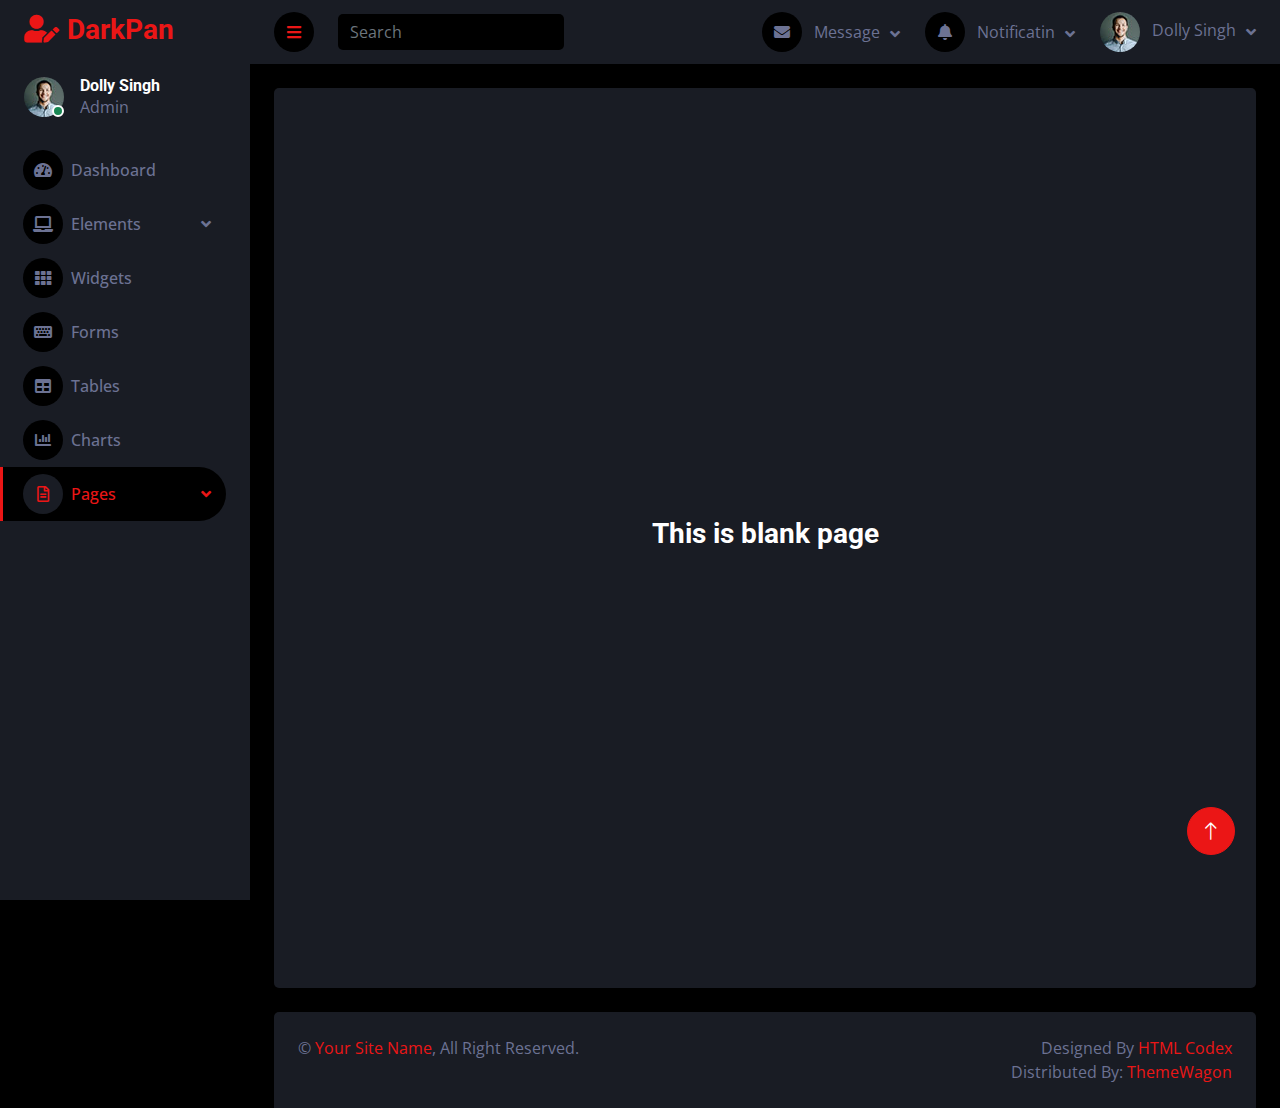
<file: blank.html>
<!DOCTYPE html>
<html lang="en">

<head>
    <meta charset="utf-8">
    <title>Smart Bin Blank</title>
    <meta content="width=device-width, initial-scale=1.0" name="viewport">
    <meta content="" name="keywords">
    <meta content="" name="description">

    <!-- Favicon -->
    <link href="img/favicon.ico" rel="icon">

    <!-- Google Web Fonts -->
    <link rel="preconnect" href="https://fonts.googleapis.com">
    <link rel="preconnect" href="https://fonts.gstatic.com" crossorigin>
    <link href="https://fonts.googleapis.com/css2?family=Open+Sans:wght@400;600&family=Roboto:wght@500;700&display=swap" rel="stylesheet"> 
    
    <!-- Icon Font Stylesheet -->
    <link href="https://cdnjs.cloudflare.com/ajax/libs/font-awesome/5.10.0/css/all.min.css" rel="stylesheet">
    <link href="https://cdn.jsdelivr.net/npm/bootstrap-icons@1.4.1/font/bootstrap-icons.css" rel="stylesheet">

    <!-- Libraries Stylesheet -->
    <link href="lib/owlcarousel/assets/owl.carousel.min.css" rel="stylesheet">
    <link href="lib/tempusdominus/css/tempusdominus-bootstrap-4.min.css" rel="stylesheet" />

    <!-- Customized Bootstrap Stylesheet -->
    <link href="css/bootstrap.min.css" rel="stylesheet">

    <!-- Template Stylesheet -->
    <link href="css/style.css" rel="stylesheet">
</head>

<body>
    <div class="container-fluid position-relative d-flex p-0">
        <!-- Spinner Start -->
        <div id="spinner" class="show bg-dark position-fixed translate-middle w-100 vh-100 top-50 start-50 d-flex align-items-center justify-content-center">
            <div class="spinner-border text-primary" style="width: 3rem; height: 3rem;" role="status">
                <span class="sr-only">Loading...</span>
            </div>
        </div>
        <!-- Spinner End -->


        <!-- Sidebar Start -->
        <div class="sidebar pe-4 pb-3">
            <nav class="navbar bg-secondary navbar-dark">
                <a href="index.html" class="navbar-brand mx-4 mb-3">
                    <h3 class="text-primary"><i class="fa fa-user-edit me-2"></i>DarkPan</h3>
                </a>
                <div class="d-flex align-items-center ms-4 mb-4">
                    <div class="position-relative">
                        <img class="rounded-circle" src="img/user.jpg" alt="" style="width: 40px; height: 40px;">
                        <div class="bg-success rounded-circle border border-2 border-white position-absolute end-0 bottom-0 p-1"></div>
                    </div>
                    <div class="ms-3">
                        <h6 class="mb-0">Dolly Singh</h6>
                        <span>Admin</span>
                    </div>
                </div>
                <div class="navbar-nav w-100">
                    <a href="index.html" class="nav-item nav-link"><i class="fa fa-tachometer-alt me-2"></i>Dashboard</a>
                    <div class="nav-item dropdown">
                        <a href="#" class="nav-link dropdown-toggle" data-bs-toggle="dropdown"><i class="fa fa-laptop me-2"></i>Elements</a>
                        <div class="dropdown-menu bg-transparent border-0">
                            <a href="button.html" class="dropdown-item">Buttons</a>
                            <a href="typography.html" class="dropdown-item">Typography</a>
                            <a href="element.html" class="dropdown-item">Other Elements</a>
                        </div>
                    </div>
                    <a href="widget.html" class="nav-item nav-link"><i class="fa fa-th me-2"></i>Widgets</a>
                    <a href="form.html" class="nav-item nav-link"><i class="fa fa-keyboard me-2"></i>Forms</a>
                    <a href="table.html" class="nav-item nav-link"><i class="fa fa-table me-2"></i>Tables</a>
                    <a href="chart.html" class="nav-item nav-link"><i class="fa fa-chart-bar me-2"></i>Charts</a>
                    <div class="nav-item dropdown">
                        <a href="#" class="nav-link dropdown-toggle active" data-bs-toggle="dropdown"><i class="far fa-file-alt me-2"></i>Pages</a>
                        <div class="dropdown-menu bg-transparent border-0">
                            <a href="signin.html" class="dropdown-item">Sign In</a>
                            <a href="signup.html" class="dropdown-item">Sign Up</a>
                            <a href="404.html" class="dropdown-item">404 Error</a>
                            <a href="blank.html" class="dropdown-item active">Blank Page</a>
                        </div>
                    </div>
                </div>
            </nav>
        </div>
        <!-- Sidebar End -->


        <!-- Content Start -->
        <div class="content">
            <!-- Navbar Start -->
            <nav class="navbar navbar-expand bg-secondary navbar-dark sticky-top px-4 py-0">
                <a href="index.html" class="navbar-brand d-flex d-lg-none me-4">
                    <h2 class="text-primary mb-0"><i class="fa fa-user-edit"></i></h2>
                </a>
                <a href="#" class="sidebar-toggler flex-shrink-0">
                    <i class="fa fa-bars"></i>
                </a>
                <form class="d-none d-md-flex ms-4">
                    <input class="form-control bg-dark border-0" type="search" placeholder="Search">
                </form>
                <div class="navbar-nav align-items-center ms-auto">
                    <div class="nav-item dropdown">
                        <a href="#" class="nav-link dropdown-toggle" data-bs-toggle="dropdown">
                            <i class="fa fa-envelope me-lg-2"></i>
                            <span class="d-none d-lg-inline-flex">Message</span>
                        </a>
                        <div class="dropdown-menu dropdown-menu-end bg-secondary border-0 rounded-0 rounded-bottom m-0">
                            <a href="#" class="dropdown-item">
                                <div class="d-flex align-items-center">
                                    <img class="rounded-circle" src="img/user.jpg" alt="" style="width: 40px; height: 40px;">
                                    <div class="ms-2">
                                        <h6 class="fw-normal mb-0">Dolly send you a message</h6>
                                        <small>15 minutes ago</small>
                                    </div>
                                </div>
                            </a>
                            <hr class="dropdown-divider">
                            <a href="#" class="dropdown-item">
                                <div class="d-flex align-items-center">
                                    <img class="rounded-circle" src="img/user.jpg" alt="" style="width: 40px; height: 40px;">
                                    <div class="ms-2">
                                        <h6 class="fw-normal mb-0">Dolly send you a message</h6>
                                        <small>15 minutes ago</small>
                                    </div>
                                </div>
                            </a>
                            <hr class="dropdown-divider">
                            <a href="#" class="dropdown-item">
                                <div class="d-flex align-items-center">
                                    <img class="rounded-circle" src="img/user.jpg" alt="" style="width: 40px; height: 40px;">
                                    <div class="ms-2">
                                        <h6 class="fw-normal mb-0">Dolly send you a message</h6>
                                        <small>15 minutes ago</small>
                                    </div>
                                </div>
                            </a>
                            <hr class="dropdown-divider">
                            <a href="#" class="dropdown-item text-center">See all message</a>
                        </div>
                    </div>
                    <div class="nav-item dropdown">
                        <a href="#" class="nav-link dropdown-toggle" data-bs-toggle="dropdown">
                            <i class="fa fa-bell me-lg-2"></i>
                            <span class="d-none d-lg-inline-flex">Notificatin</span>
                        </a>
                        <div class="dropdown-menu dropdown-menu-end bg-secondary border-0 rounded-0 rounded-bottom m-0">
                            <a href="#" class="dropdown-item">
                                <h6 class="fw-normal mb-0">Profile updated</h6>
                                <small>15 minutes ago</small>
                            </a>
                            <hr class="dropdown-divider">
                            <a href="#" class="dropdown-item">
                                <h6 class="fw-normal mb-0">New user added</h6>
                                <small>15 minutes ago</small>
                            </a>
                            <hr class="dropdown-divider">
                            <a href="#" class="dropdown-item">
                                <h6 class="fw-normal mb-0">Password changed</h6>
                                <small>15 minutes ago</small>
                            </a>
                            <hr class="dropdown-divider">
                            <a href="#" class="dropdown-item text-center">See all notifications</a>
                        </div>
                    </div>
                    <div class="nav-item dropdown">
                        <a href="#" class="nav-link dropdown-toggle" data-bs-toggle="dropdown">
                            <img class="rounded-circle me-lg-2" src="img/user.jpg" alt="" style="width: 40px; height: 40px;">
                            <span class="d-none d-lg-inline-flex">Dolly Singh</span>
                        </a>
                        <div class="dropdown-menu dropdown-menu-end bg-secondary border-0 rounded-0 rounded-bottom m-0">
                            <a href="#" class="dropdown-item">My Profile</a>
                            <a href="#" class="dropdown-item">Settings</a>
                            <a href="#" class="dropdown-item">Log Out</a>
                        </div>
                    </div>
                </div>
            </nav>
            <!-- Navbar End -->


            <!-- Blank Start -->
            <div class="container-fluid pt-4 px-4">
                <div class="row vh-100 bg-secondary rounded align-items-center justify-content-center mx-0">
                    <div class="col-md-6 text-center">
                        <h3>This is blank page</h3>
                    </div>
                </div>
            </div>
            <!-- Blank End -->


            <!-- Footer Start -->
            <div class="container-fluid pt-4 px-4">
                <div class="bg-secondary rounded-top p-4">
                    <div class="row">
                        <div class="col-12 col-sm-6 text-center text-sm-start">
                            &copy; <a href="#">Your Site Name</a>, All Right Reserved. 
                        </div>
                        <div class="col-12 col-sm-6 text-center text-sm-end">
                            <!--/*** This template is free as long as you keep the footer author’s credit link/attribution link/backlink. If you'd like to use the template without the footer author’s credit link/attribution link/backlink, you can purchase the Credit Removal License from "https://htmlcodex.com/credit-removal". Thank you for your support. ***/-->
                            Designed By <a href="https://htmlcodex.com">HTML Codex</a>
                            <br>Distributed By: <a href="https://themewagon.com" target="_blank">ThemeWagon</a>
                        </div>
                    </div>
                </div>
            </div>
            <!-- Footer End -->
        </div>
        <!-- Content End -->


        <!-- Back to Top -->
        <a href="#" class="btn btn-lg btn-primary btn-lg-square back-to-top"><i class="bi bi-arrow-up"></i></a>
    </div>

    <!-- JavaScript Libraries -->
    <script src="https://code.jquery.com/jquery-3.4.1.min.js"></script>
    <script src="https://cdn.jsdelivr.net/npm/bootstrap@5.0.0/dist/js/bootstrap.bundle.min.js"></script>
    <script src="lib/chart/chart.min.js"></script>
    <script src="lib/easing/easing.min.js"></script>
    <script src="lib/waypoints/waypoints.min.js"></script>
    <script src="lib/owlcarousel/owl.carousel.min.js"></script>
    <script src="lib/tempusdominus/js/moment.min.js"></script>
    <script src="lib/tempusdominus/js/moment-timezone.min.js"></script>
    <script src="lib/tempusdominus/js/tempusdominus-bootstrap-4.min.js"></script>

    <!-- Template Javascript -->
    <script src="js/main.js"></script>
</body>

</html>
</file>
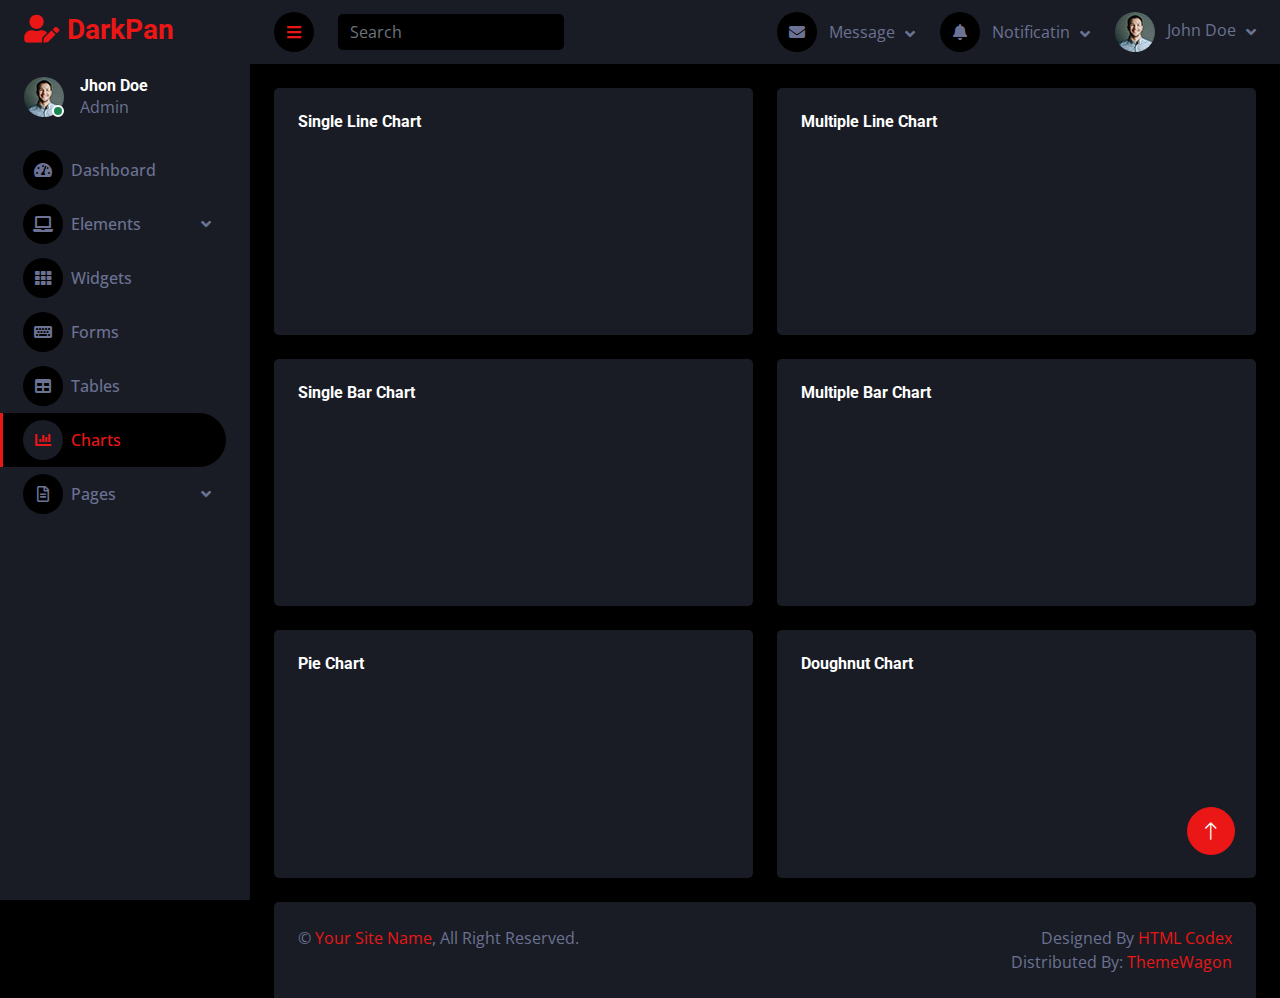
<file: chart.html>
<!DOCTYPE html>
<html lang="en">

<head>
    <meta charset="utf-8">
    <title>DarkPan - Bootstrap 5 Admin Template</title>
    <meta content="width=device-width, initial-scale=1.0" name="viewport">
    <meta content="" name="keywords">
    <meta content="" name="description">

    <!-- Favicon -->
    <link href="img/favicon.ico" rel="icon">

    <!-- Google Web Fonts -->
    <link rel="preconnect" href="https://fonts.googleapis.com">
    <link rel="preconnect" href="https://fonts.gstatic.com" crossorigin>
    <link href="https://fonts.googleapis.com/css2?family=Open+Sans:wght@400;600&family=Roboto:wght@500;700&display=swap" rel="stylesheet"> 
    
    <!-- Icon Font Stylesheet -->
    <link href="https://cdnjs.cloudflare.com/ajax/libs/font-awesome/5.10.0/css/all.min.css" rel="stylesheet">
    <link href="https://cdn.jsdelivr.net/npm/bootstrap-icons@1.4.1/font/bootstrap-icons.css" rel="stylesheet">

    <!-- Libraries Stylesheet -->
    <link href="lib/owlcarousel/assets/owl.carousel.min.css" rel="stylesheet">
    <link href="lib/tempusdominus/css/tempusdominus-bootstrap-4.min.css" rel="stylesheet" />

    <!-- Customized Bootstrap Stylesheet -->
    <link href="css/bootstrap.min.css" rel="stylesheet">

    <!-- Template Stylesheet -->
    <link href="css/style.css" rel="stylesheet">
</head>

<body>
    <div class="container-fluid position-relative d-flex p-0">
        <!-- Spinner Start -->
        <div id="spinner" class="show bg-dark position-fixed translate-middle w-100 vh-100 top-50 start-50 d-flex align-items-center justify-content-center">
            <div class="spinner-border text-primary" style="width: 3rem; height: 3rem;" role="status">
                <span class="sr-only">Loading...</span>
            </div>
        </div>
        <!-- Spinner End -->


        <!-- Sidebar Start -->
        <div class="sidebar pe-4 pb-3">
            <nav class="navbar bg-secondary navbar-dark">
                <a href="index.html" class="navbar-brand mx-4 mb-3">
                    <h3 class="text-primary"><i class="fa fa-user-edit me-2"></i>DarkPan</h3>
                </a>
                <div class="d-flex align-items-center ms-4 mb-4">
                    <div class="position-relative">
                        <img class="rounded-circle" src="img/user.jpg" alt="" style="width: 40px; height: 40px;">
                        <div class="bg-success rounded-circle border border-2 border-white position-absolute end-0 bottom-0 p-1"></div>
                    </div>
                    <div class="ms-3">
                        <h6 class="mb-0">Jhon Doe</h6>
                        <span>Admin</span>
                    </div>
                </div>
                <div class="navbar-nav w-100">
                    <a href="index.html" class="nav-item nav-link"><i class="fa fa-tachometer-alt me-2"></i>Dashboard</a>
                    <div class="nav-item dropdown">
                        <a href="#" class="nav-link dropdown-toggle" data-bs-toggle="dropdown"><i class="fa fa-laptop me-2"></i>Elements</a>
                        <div class="dropdown-menu bg-transparent border-0">
                            <a href="button.html" class="dropdown-item">Buttons</a>
                            <a href="typography.html" class="dropdown-item">Typography</a>
                            <a href="element.html" class="dropdown-item">Other Elements</a>
                        </div>
                    </div>
                    <a href="widget.html" class="nav-item nav-link"><i class="fa fa-th me-2"></i>Widgets</a>
                    <a href="form.html" class="nav-item nav-link"><i class="fa fa-keyboard me-2"></i>Forms</a>
                    <a href="table.html" class="nav-item nav-link"><i class="fa fa-table me-2"></i>Tables</a>
                    <a href="chart.html" class="nav-item nav-link active"><i class="fa fa-chart-bar me-2"></i>Charts</a>
                    <div class="nav-item dropdown">
                        <a href="#" class="nav-link dropdown-toggle" data-bs-toggle="dropdown"><i class="far fa-file-alt me-2"></i>Pages</a>
                        <div class="dropdown-menu bg-transparent border-0">
                            <a href="signin.html" class="dropdown-item">Sign In</a>
                            <a href="signup.html" class="dropdown-item">Sign Up</a>
                            <a href="404.html" class="dropdown-item">404 Error</a>
                            <a href="blank.html" class="dropdown-item">Blank Page</a>
                        </div>
                    </div>
                </div>
            </nav>
        </div>
        <!-- Sidebar End -->


        <!-- Content Start -->
        <div class="content">
            <!-- Navbar Start -->
            <nav class="navbar navbar-expand bg-secondary navbar-dark sticky-top px-4 py-0">
                <a href="index.html" class="navbar-brand d-flex d-lg-none me-4">
                    <h2 class="text-primary mb-0"><i class="fa fa-user-edit"></i></h2>
                </a>
                <a href="#" class="sidebar-toggler flex-shrink-0">
                    <i class="fa fa-bars"></i>
                </a>
                <form class="d-none d-md-flex ms-4">
                    <input class="form-control bg-dark border-0" type="search" placeholder="Search">
                </form>
                <div class="navbar-nav align-items-center ms-auto">
                    <div class="nav-item dropdown">
                        <a href="#" class="nav-link dropdown-toggle" data-bs-toggle="dropdown">
                            <i class="fa fa-envelope me-lg-2"></i>
                            <span class="d-none d-lg-inline-flex">Message</span>
                        </a>
                        <div class="dropdown-menu dropdown-menu-end bg-secondary border-0 rounded-0 rounded-bottom m-0">
                            <a href="#" class="dropdown-item">
                                <div class="d-flex align-items-center">
                                    <img class="rounded-circle" src="img/user.jpg" alt="" style="width: 40px; height: 40px;">
                                    <div class="ms-2">
                                        <h6 class="fw-normal mb-0">Jhon send you a message</h6>
                                        <small>15 minutes ago</small>
                                    </div>
                                </div>
                            </a>
                            <hr class="dropdown-divider">
                            <a href="#" class="dropdown-item">
                                <div class="d-flex align-items-center">
                                    <img class="rounded-circle" src="img/user.jpg" alt="" style="width: 40px; height: 40px;">
                                    <div class="ms-2">
                                        <h6 class="fw-normal mb-0">Jhon send you a message</h6>
                                        <small>15 minutes ago</small>
                                    </div>
                                </div>
                            </a>
                            <hr class="dropdown-divider">
                            <a href="#" class="dropdown-item">
                                <div class="d-flex align-items-center">
                                    <img class="rounded-circle" src="img/user.jpg" alt="" style="width: 40px; height: 40px;">
                                    <div class="ms-2">
                                        <h6 class="fw-normal mb-0">Jhon send you a message</h6>
                                        <small>15 minutes ago</small>
                                    </div>
                                </div>
                            </a>
                            <hr class="dropdown-divider">
                            <a href="#" class="dropdown-item text-center">See all message</a>
                        </div>
                    </div>
                    <div class="nav-item dropdown">
                        <a href="#" class="nav-link dropdown-toggle" data-bs-toggle="dropdown">
                            <i class="fa fa-bell me-lg-2"></i>
                            <span class="d-none d-lg-inline-flex">Notificatin</span>
                        </a>
                        <div class="dropdown-menu dropdown-menu-end bg-secondary border-0 rounded-0 rounded-bottom m-0">
                            <a href="#" class="dropdown-item">
                                <h6 class="fw-normal mb-0">Profile updated</h6>
                                <small>15 minutes ago</small>
                            </a>
                            <hr class="dropdown-divider">
                            <a href="#" class="dropdown-item">
                                <h6 class="fw-normal mb-0">New user added</h6>
                                <small>15 minutes ago</small>
                            </a>
                            <hr class="dropdown-divider">
                            <a href="#" class="dropdown-item">
                                <h6 class="fw-normal mb-0">Password changed</h6>
                                <small>15 minutes ago</small>
                            </a>
                            <hr class="dropdown-divider">
                            <a href="#" class="dropdown-item text-center">See all notifications</a>
                        </div>
                    </div>
                    <div class="nav-item dropdown">
                        <a href="#" class="nav-link dropdown-toggle" data-bs-toggle="dropdown">
                            <img class="rounded-circle me-lg-2" src="img/user.jpg" alt="" style="width: 40px; height: 40px;">
                            <span class="d-none d-lg-inline-flex">John Doe</span>
                        </a>
                        <div class="dropdown-menu dropdown-menu-end bg-secondary border-0 rounded-0 rounded-bottom m-0">
                            <a href="#" class="dropdown-item">My Profile</a>
                            <a href="#" class="dropdown-item">Settings</a>
                            <a href="#" class="dropdown-item">Log Out</a>
                        </div>
                    </div>
                </div>
            </nav>
            <!-- Navbar End -->


            <!-- Chart Start -->
            <div class="container-fluid pt-4 px-4">
                <div class="row g-4">
                    <div class="col-sm-12 col-xl-6">
                        <div class="bg-secondary rounded h-100 p-4">
                            <h6 class="mb-4">Single Line Chart</h6>
                            <canvas id="line-chart"></canvas>
                        </div>
                    </div>
                    <div class="col-sm-12 col-xl-6">
                        <div class="bg-secondary rounded h-100 p-4">
                            <h6 class="mb-4">Multiple Line Chart</h6>
                            <canvas id="salse-revenue"></canvas>
                        </div>
                    </div>
                    <div class="col-sm-12 col-xl-6">
                        <div class="bg-secondary rounded h-100 p-4">
                            <h6 class="mb-4">Single Bar Chart</h6>
                            <canvas id="bar-chart"></canvas>
                        </div>
                    </div>
                    <div class="col-sm-12 col-xl-6">
                        <div class="bg-secondary rounded h-100 p-4">
                            <h6 class="mb-4">Multiple Bar Chart</h6>
                            <canvas id="worldwide-sales"></canvas>
                        </div>
                    </div>
                    <div class="col-sm-12 col-xl-6">
                        <div class="bg-secondary rounded h-100 p-4">
                            <h6 class="mb-4">Pie Chart</h6>
                            <canvas id="pie-chart"></canvas>
                        </div>
                    </div>
                    <div class="col-sm-12 col-xl-6">
                        <div class="bg-secondary rounded h-100 p-4">
                            <h6 class="mb-4">Doughnut Chart</h6>
                            <canvas id="doughnut-chart"></canvas>
                        </div>
                    </div>
                </div>
            </div>
            <!-- Chart End -->


            <!-- Footer Start -->
            <div class="container-fluid pt-4 px-4">
                <div class="bg-secondary rounded-top p-4">
                    <div class="row">
                        <div class="col-12 col-sm-6 text-center text-sm-start">
                            &copy; <a href="#">Your Site Name</a>, All Right Reserved. 
                        </div>
                        <div class="col-12 col-sm-6 text-center text-sm-end">
                            <!--/*** This template is free as long as you keep the footer author’s credit link/attribution link/backlink. If you'd like to use the template without the footer author’s credit link/attribution link/backlink, you can purchase the Credit Removal License from "https://htmlcodex.com/credit-removal". Thank you for your support. ***/-->
                            Designed By <a href="https://htmlcodex.com">HTML Codex</a>
                            <br>Distributed By: <a href="https://themewagon.com" target="_blank">ThemeWagon</a>
                        </div>
                    </div>
                </div>
            </div>
            <!-- Footer End -->
        </div>
        <!-- Content End -->


        <!-- Back to Top -->
        <a href="#" class="btn btn-lg btn-primary btn-lg-square back-to-top"><i class="bi bi-arrow-up"></i></a>
    </div>

    <!-- JavaScript Libraries -->
    <script src="https://code.jquery.com/jquery-3.4.1.min.js"></script>
    <script src="https://cdn.jsdelivr.net/npm/bootstrap@5.0.0/dist/js/bootstrap.bundle.min.js"></script>
    <script src="lib/chart/chart.min.js"></script>
    <script src="lib/easing/easing.min.js"></script>
    <script src="lib/waypoints/waypoints.min.js"></script>
    <script src="lib/owlcarousel/owl.carousel.min.js"></script>
    <script src="lib/tempusdominus/js/moment.min.js"></script>
    <script src="lib/tempusdominus/js/moment-timezone.min.js"></script>
    <script src="lib/tempusdominus/js/tempusdominus-bootstrap-4.min.js"></script>

    <!-- Template Javascript -->
    <script src="js/main.js"></script>
</body>

</html>
</file>
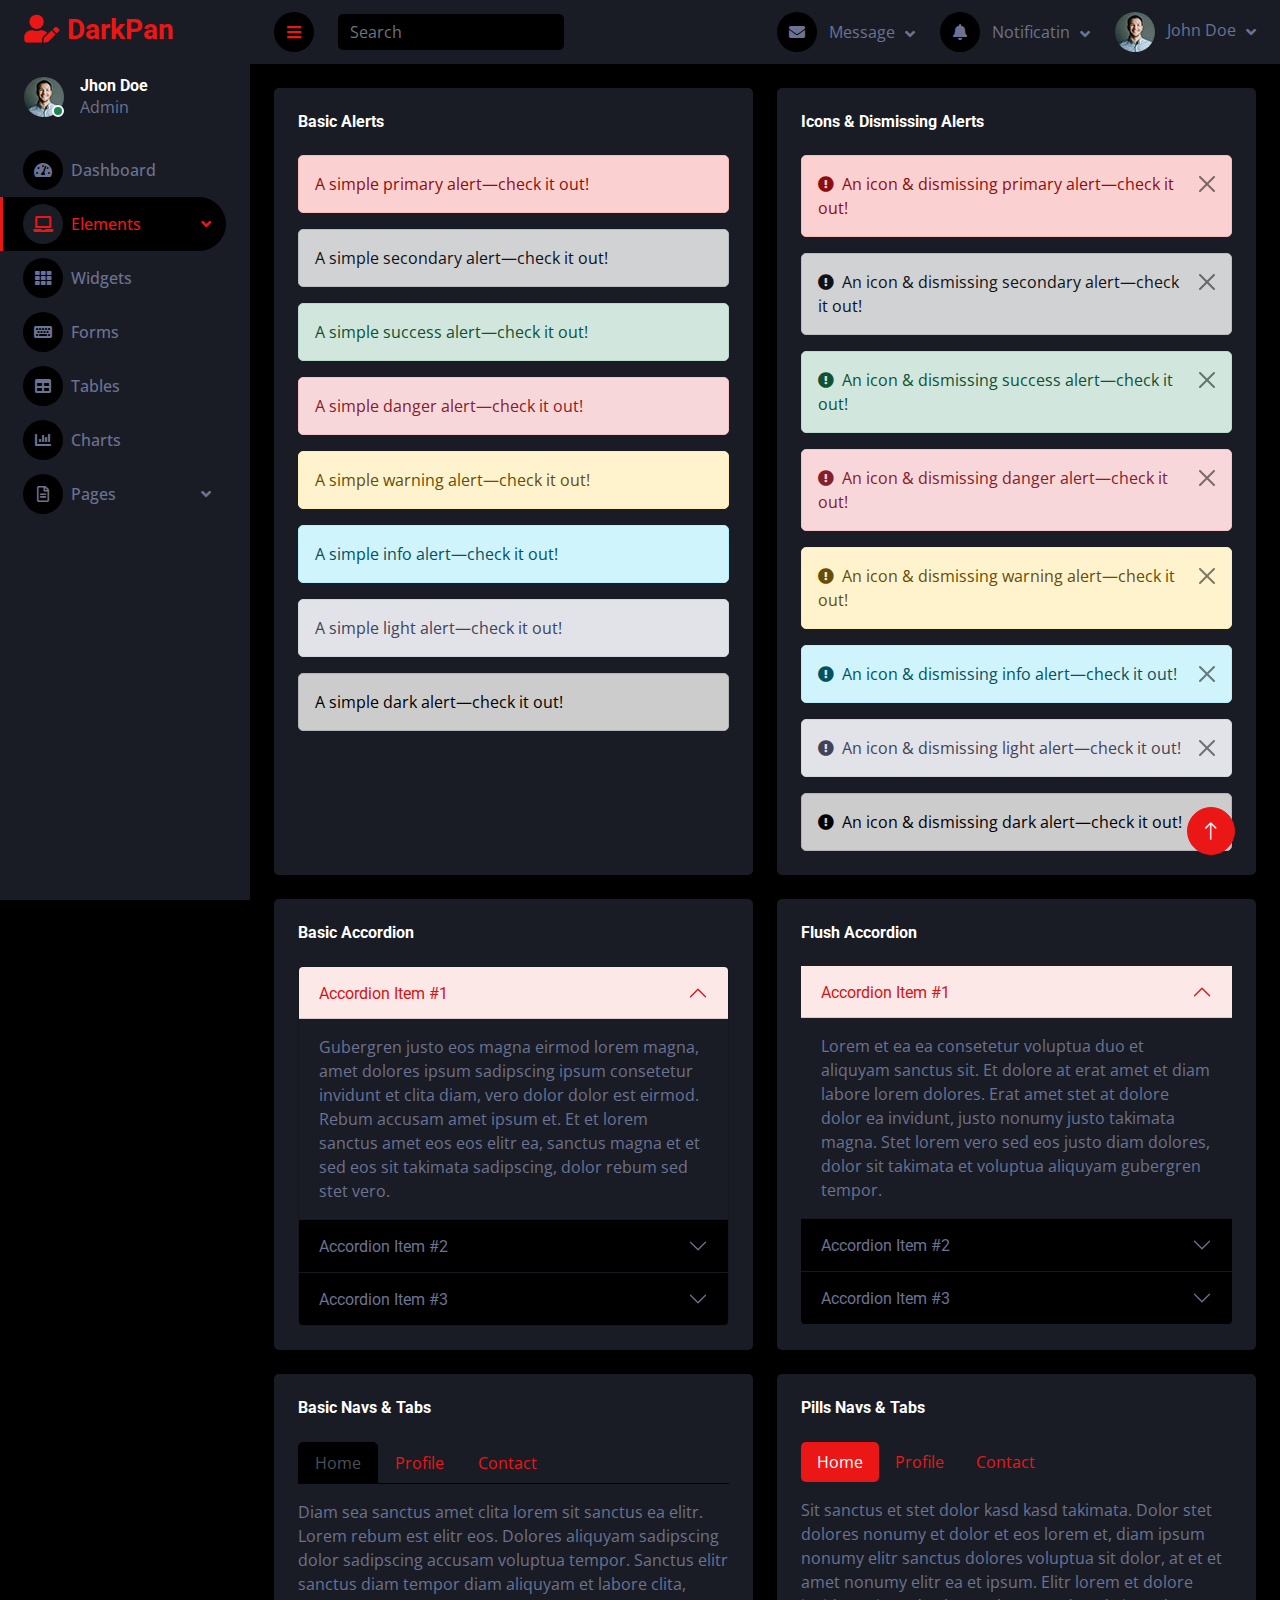
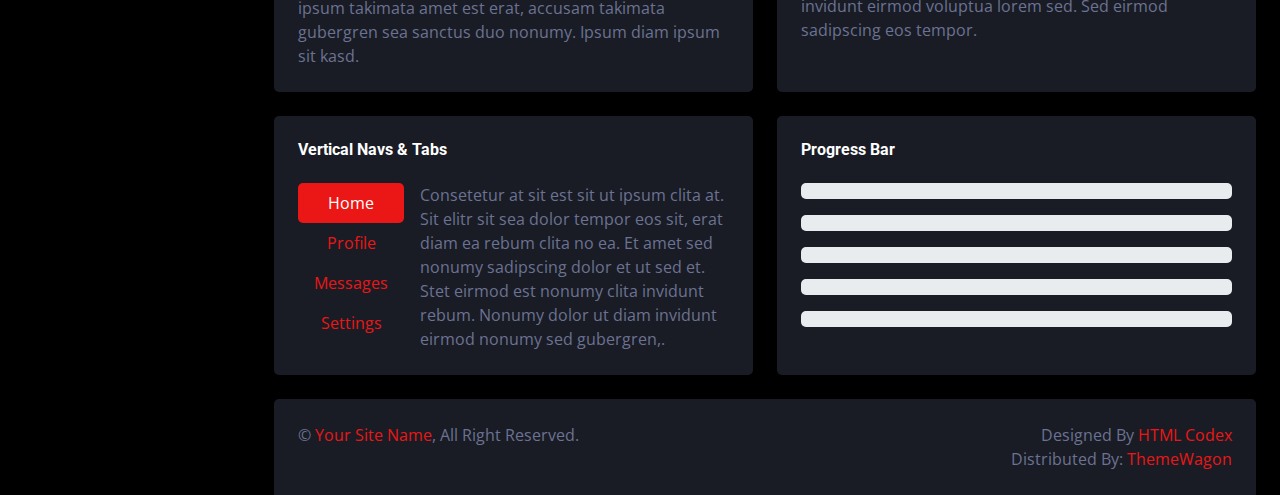
<file: element.html>
<!DOCTYPE html>
<html lang="en">

<head>
    <meta charset="utf-8">
    <title>DarkPan - Bootstrap 5 Admin Template</title>
    <meta content="width=device-width, initial-scale=1.0" name="viewport">
    <meta content="" name="keywords">
    <meta content="" name="description">

    <!-- Favicon -->
    <link href="img/favicon.ico" rel="icon">

    <!-- Google Web Fonts -->
    <link rel="preconnect" href="https://fonts.googleapis.com">
    <link rel="preconnect" href="https://fonts.gstatic.com" crossorigin>
    <link href="https://fonts.googleapis.com/css2?family=Open+Sans:wght@400;600&family=Roboto:wght@500;700&display=swap" rel="stylesheet"> 
    
    <!-- Icon Font Stylesheet -->
    <link href="https://cdnjs.cloudflare.com/ajax/libs/font-awesome/5.10.0/css/all.min.css" rel="stylesheet">
    <link href="https://cdn.jsdelivr.net/npm/bootstrap-icons@1.4.1/font/bootstrap-icons.css" rel="stylesheet">

    <!-- Libraries Stylesheet -->
    <link href="lib/owlcarousel/assets/owl.carousel.min.css" rel="stylesheet">
    <link href="lib/tempusdominus/css/tempusdominus-bootstrap-4.min.css" rel="stylesheet" />

    <!-- Customized Bootstrap Stylesheet -->
    <link href="css/bootstrap.min.css" rel="stylesheet">

    <!-- Template Stylesheet -->
    <link href="css/style.css" rel="stylesheet">
</head>

<body>
    <div class="container-fluid position-relative d-flex p-0">
        <!-- Spinner Start -->
        <div id="spinner" class="show bg-dark position-fixed translate-middle w-100 vh-100 top-50 start-50 d-flex align-items-center justify-content-center">
            <div class="spinner-border text-primary" style="width: 3rem; height: 3rem;" role="status">
                <span class="sr-only">Loading...</span>
            </div>
        </div>
        <!-- Spinner End -->


        <!-- Sidebar Start -->
        <div class="sidebar pe-4 pb-3">
            <nav class="navbar bg-secondary navbar-dark">
                <a href="index.html" class="navbar-brand mx-4 mb-3">
                    <h3 class="text-primary"><i class="fa fa-user-edit me-2"></i>DarkPan</h3>
                </a>
                <div class="d-flex align-items-center ms-4 mb-4">
                    <div class="position-relative">
                        <img class="rounded-circle" src="img/user.jpg" alt="" style="width: 40px; height: 40px;">
                        <div class="bg-success rounded-circle border border-2 border-white position-absolute end-0 bottom-0 p-1"></div>
                    </div>
                    <div class="ms-3">
                        <h6 class="mb-0">Jhon Doe</h6>
                        <span>Admin</span>
                    </div>
                </div>
                <div class="navbar-nav w-100">
                    <a href="index.html" class="nav-item nav-link"><i class="fa fa-tachometer-alt me-2"></i>Dashboard</a>
                    <div class="nav-item dropdown">
                        <a href="#" class="nav-link dropdown-toggle active" data-bs-toggle="dropdown"><i class="fa fa-laptop me-2"></i>Elements</a>
                        <div class="dropdown-menu bg-transparent border-0">
                            <a href="element.html" class="dropdown-item active">Other Elements</a>
                        </div>
                    </div>
                    <a href="widget.html" class="nav-item nav-link"><i class="fa fa-th me-2"></i>Widgets</a>
                    <a href="form.html" class="nav-item nav-link"><i class="fa fa-keyboard me-2"></i>Forms</a>
                    <a href="table.html" class="nav-item nav-link"><i class="fa fa-table me-2"></i>Tables</a>
                    <a href="chart.html" class="nav-item nav-link"><i class="fa fa-chart-bar me-2"></i>Charts</a>
                    <div class="nav-item dropdown">
                        <a href="#" class="nav-link dropdown-toggle" data-bs-toggle="dropdown"><i class="far fa-file-alt me-2"></i>Pages</a>
                        <div class="dropdown-menu bg-transparent border-0">
                            <a href="signin.html" class="dropdown-item">Sign In</a>
                            <a href="signup.html" class="dropdown-item">Sign Up</a>
                            <a href="404.html" class="dropdown-item">404 Error</a>
                            <a href="blank.html" class="dropdown-item">Blank Page</a>
                        </div>
                    </div>
                </div>
            </nav>
        </div>
        <!-- Sidebar End -->


        <!-- Content Start -->
        <div class="content">
            <!-- Navbar Start -->
            <nav class="navbar navbar-expand bg-secondary navbar-dark sticky-top px-4 py-0">
                <a href="index.html" class="navbar-brand d-flex d-lg-none me-4">
                    <h2 class="text-primary mb-0"><i class="fa fa-user-edit"></i></h2>
                </a>
                <a href="#" class="sidebar-toggler flex-shrink-0">
                    <i class="fa fa-bars"></i>
                </a>
                <form class="d-none d-md-flex ms-4">
                    <input class="form-control bg-dark border-0" type="search" placeholder="Search">
                </form>
                <div class="navbar-nav align-items-center ms-auto">
                    <div class="nav-item dropdown">
                        <a href="#" class="nav-link dropdown-toggle" data-bs-toggle="dropdown">
                            <i class="fa fa-envelope me-lg-2"></i>
                            <span class="d-none d-lg-inline-flex">Message</span>
                        </a>
                        <div class="dropdown-menu dropdown-menu-end bg-secondary border-0 rounded-0 rounded-bottom m-0">
                            <a href="#" class="dropdown-item">
                                <div class="d-flex align-items-center">
                                    <img class="rounded-circle" src="img/user.jpg" alt="" style="width: 40px; height: 40px;">
                                    <div class="ms-2">
                                        <h6 class="fw-normal mb-0">Jhon send you a message</h6>
                                        <small>15 minutes ago</small>
                                    </div>
                                </div>
                            </a>
                            <hr class="dropdown-divider">
                            <a href="#" class="dropdown-item">
                                <div class="d-flex align-items-center">
                                    <img class="rounded-circle" src="img/user.jpg" alt="" style="width: 40px; height: 40px;">
                                    <div class="ms-2">
                                        <h6 class="fw-normal mb-0">Jhon send you a message</h6>
                                        <small>15 minutes ago</small>
                                    </div>
                                </div>
                            </a>
                            <hr class="dropdown-divider">
                            <a href="#" class="dropdown-item">
                                <div class="d-flex align-items-center">
                                    <img class="rounded-circle" src="img/user.jpg" alt="" style="width: 40px; height: 40px;">
                                    <div class="ms-2">
                                        <h6 class="fw-normal mb-0">Jhon send you a message</h6>
                                        <small>15 minutes ago</small>
                                    </div>
                                </div>
                            </a>
                            <hr class="dropdown-divider">
                            <a href="#" class="dropdown-item text-center">See all message</a>
                        </div>
                    </div>
                    <div class="nav-item dropdown">
                        <a href="#" class="nav-link dropdown-toggle" data-bs-toggle="dropdown">
                            <i class="fa fa-bell me-lg-2"></i>
                            <span class="d-none d-lg-inline-flex">Notificatin</span>
                        </a>
                        <div class="dropdown-menu dropdown-menu-end bg-secondary border-0 rounded-0 rounded-bottom m-0">
                            <a href="#" class="dropdown-item">
                                <h6 class="fw-normal mb-0">Profile updated</h6>
                                <small>15 minutes ago</small>
                            </a>
                            <hr class="dropdown-divider">
                            <a href="#" class="dropdown-item">
                                <h6 class="fw-normal mb-0">New user added</h6>
                                <small>15 minutes ago</small>
                            </a>
                            <hr class="dropdown-divider">
                            <a href="#" class="dropdown-item">
                                <h6 class="fw-normal mb-0">Password changed</h6>
                                <small>15 minutes ago</small>
                            </a>
                            <hr class="dropdown-divider">
                            <a href="#" class="dropdown-item text-center">See all notifications</a>
                        </div>
                    </div>
                    <div class="nav-item dropdown">
                        <a href="#" class="nav-link dropdown-toggle" data-bs-toggle="dropdown">
                            <img class="rounded-circle me-lg-2" src="img/user.jpg" alt="" style="width: 40px; height: 40px;">
                            <span class="d-none d-lg-inline-flex">John Doe</span>
                        </a>
                        <div class="dropdown-menu dropdown-menu-end bg-secondary border-0 rounded-0 rounded-bottom m-0">
                            <a href="#" class="dropdown-item">My Profile</a>
                            <a href="#" class="dropdown-item">Settings</a>
                            <a href="#" class="dropdown-item">Log Out</a>
                        </div>
                    </div>
                </div>
            </nav>
            <!-- Navbar End -->


            <!-- Other Elements Start -->
            <div class="container-fluid pt-4 px-4">
                <div class="row g-4">
                    <div class="col-sm-12 col-xl-6">
                        <div class="bg-secondary rounded h-100 p-4">
                            <h6 class="mb-4">Basic Alerts</h6>
                            <div class="alert alert-primary" role="alert">
                                A simple primary alert—check it out!
                            </div>
                            <div class="alert alert-secondary" role="alert">
                                A simple secondary alert—check it out!
                            </div>
                            <div class="alert alert-success" role="alert">
                                A simple success alert—check it out!
                            </div>
                            <div class="alert alert-danger" role="alert">
                                A simple danger alert—check it out!
                            </div>
                            <div class="alert alert-warning" role="alert">
                                A simple warning alert—check it out!
                            </div>
                            <div class="alert alert-info" role="alert">
                                A simple info alert—check it out!
                            </div>
                            <div class="alert alert-light" role="alert">
                                A simple light alert—check it out!
                            </div>
                            <div class="alert alert-dark mb-0" role="alert">
                                A simple dark alert—check it out!
                            </div>
                        </div>
                    </div>
                    <div class="col-sm-12 col-xl-6">
                        <div class="bg-secondary rounded h-100 p-4">
                            <h6 class="mb-4">Icons & Dismissing Alerts</h6>
                            <div class="alert alert-primary alert-dismissible fade show" role="alert">
                                <i class="fa fa-exclamation-circle me-2"></i>An icon & dismissing primary alert—check it out!
                                <button type="button" class="btn-close" data-bs-dismiss="alert" aria-label="Close"></button>
                            </div>
                            <div class="alert alert-secondary alert-dismissible fade show" role="alert">
                                <i class="fa fa-exclamation-circle me-2"></i>An icon & dismissing secondary alert—check it out!
                                <button type="button" class="btn-close" data-bs-dismiss="alert" aria-label="Close"></button>
                            </div>
                            <div class="alert alert-success alert-dismissible fade show" role="alert">
                                <i class="fa fa-exclamation-circle me-2"></i>An icon & dismissing success alert—check it out!
                                <button type="button" class="btn-close" data-bs-dismiss="alert" aria-label="Close"></button>
                            </div>
                            <div class="alert alert-danger alert-dismissible fade show" role="alert">
                                <i class="fa fa-exclamation-circle me-2"></i>An icon & dismissing danger alert—check it out!
                                <button type="button" class="btn-close" data-bs-dismiss="alert" aria-label="Close"></button>
                            </div>
                            <div class="alert alert-warning alert-dismissible fade show" role="alert">
                                <i class="fa fa-exclamation-circle me-2"></i>An icon & dismissing warning alert—check it out!
                                <button type="button" class="btn-close" data-bs-dismiss="alert" aria-label="Close"></button>
                            </div>
                            <div class="alert alert-info alert-dismissible fade show" role="alert">
                                <i class="fa fa-exclamation-circle me-2"></i>An icon & dismissing info alert—check it out!
                                <button type="button" class="btn-close" data-bs-dismiss="alert" aria-label="Close"></button>
                            </div>
                            <div class="alert alert-light alert-dismissible fade show" role="alert">
                                <i class="fa fa-exclamation-circle me-2"></i>An icon & dismissing light alert—check it out!
                                <button type="button" class="btn-close" data-bs-dismiss="alert" aria-label="Close"></button>
                            </div>
                            <div class="alert alert-dark alert-dismissible fade show mb-0" role="alert">
                                <i class="fa fa-exclamation-circle me-2"></i>An icon & dismissing dark alert—check it out!
                                <button type="button" class="btn-close" data-bs-dismiss="alert" aria-label="Close"></button>
                            </div>
                        </div>
                    </div>
                    <div class="col-sm-12 col-xl-6">
                        <div class="bg-secondary rounded h-100 p-4">
                            <h6 class="mb-4">Basic Accordion</h6>
                            <div class="accordion" id="accordionExample">
                                <div class="accordion-item bg-transparent">
                                    <h2 class="accordion-header" id="headingOne">
                                        <button class="accordion-button" type="button" data-bs-toggle="collapse"
                                            data-bs-target="#collapseOne" aria-expanded="true"
                                            aria-controls="collapseOne">
                                            Accordion Item #1
                                        </button>
                                    </h2>
                                    <div id="collapseOne" class="accordion-collapse collapse show"
                                        aria-labelledby="headingOne" data-bs-parent="#accordionExample">
                                        <div class="accordion-body">
                                            Gubergren justo eos magna eirmod lorem magna, amet dolores ipsum sadipscing ipsum consetetur invidunt et clita diam, vero dolor dolor est eirmod. Rebum accusam amet ipsum et. Et et lorem sanctus amet eos eos elitr ea, sanctus magna et et sed eos sit takimata sadipscing, dolor rebum sed stet vero.
                                        </div>
                                    </div>
                                </div>
                                <div class="accordion-item bg-transparent">
                                    <h2 class="accordion-header" id="headingTwo">
                                        <button class="accordion-button collapsed" type="button"
                                            data-bs-toggle="collapse" data-bs-target="#collapseTwo"
                                            aria-expanded="false" aria-controls="collapseTwo">
                                            Accordion Item #2
                                        </button>
                                    </h2>
                                    <div id="collapseTwo" class="accordion-collapse collapse"
                                        aria-labelledby="headingTwo" data-bs-parent="#accordionExample">
                                        <div class="accordion-body">
                                            Voluptua sit dolores consetetur ea et diam est et takimata. Et erat sadipscing dolores et stet diam ut ut diam, sit aliquyam no magna et dolore lorem dolor sit. Lorem lorem sed sed duo, eirmod sit diam ipsum sit erat, lorem sit dolor diam amet ea aliquyam tempor rebum invidunt,.
                                        </div>
                                    </div>
                                </div>
                                <div class="accordion-item bg-transparent">
                                    <h2 class="accordion-header" id="headingThree">
                                        <button class="accordion-button collapsed" type="button"
                                            data-bs-toggle="collapse" data-bs-target="#collapseThree"
                                            aria-expanded="false" aria-controls="collapseThree">
                                            Accordion Item #3
                                        </button>
                                    </h2>
                                    <div id="collapseThree" class="accordion-collapse collapse"
                                        aria-labelledby="headingThree" data-bs-parent="#accordionExample">
                                        <div class="accordion-body">
                                            Dolore eos dolor tempor justo sea eos amet eos kasd dolor, et diam tempor lorem dolores vero. Stet dolore gubergren nonumy diam. Consetetur sit takimata magna invidunt, dolore sea amet consetetur ea et rebum, invidunt et amet sit sea. Dolor eirmod sed magna sadipscing sadipscing lorem lorem sed, sit lorem.
                                        </div>
                                    </div>
                                </div>
                            </div>
                        </div>
                    </div>
                    <div class="col-sm-12 col-xl-6">
                        <div class="bg-secondary rounded h-100 p-4">
                            <h6 class="mb-4">Flush Accordion</h6>
                            <div class="accordion accordion-flush" id="accordionFlushExample">
                                <div class="accordion-item bg-transparent">
                                    <h2 class="accordion-header" id="flush-headingOne">
                                        <button class="accordion-button" type="button"
                                            data-bs-toggle="collapse" data-bs-target="#flush-collapseOne"
                                            aria-expanded="true" aria-controls="flush-collapseOne">
                                            Accordion Item #1
                                        </button>
                                    </h2>
                                    <div id="flush-collapseOne" class="accordion-collapse collapse show"
                                        aria-labelledby="flush-headingOne" data-bs-parent="#accordionFlushExample">
                                        <div class="accordion-body">
                                            Lorem et ea ea consetetur voluptua duo et aliquyam sanctus sit. Et dolore at erat amet et diam labore lorem dolores. Erat amet stet at dolore dolor ea invidunt, justo nonumy justo takimata magna. Stet lorem vero sed eos justo diam dolores, dolor sit takimata et voluptua aliquyam gubergren tempor.
                                        </div>
                                    </div>
                                </div>
                                <div class="accordion-item bg-transparent">
                                    <h2 class="accordion-header" id="flush-headingTwo">
                                        <button class="accordion-button collapsed" type="button"
                                            data-bs-toggle="collapse" data-bs-target="#flush-collapseTwo"
                                            aria-expanded="false" aria-controls="flush-collapseTwo">
                                            Accordion Item #2
                                        </button>
                                    </h2>
                                    <div id="flush-collapseTwo" class="accordion-collapse collapse"
                                        aria-labelledby="flush-headingTwo" data-bs-parent="#accordionFlushExample">
                                        <div class="accordion-body">
                                            Sea diam dolore aliquyam aliquyam diam et consetetur et. Accusam amet no invidunt invidunt et consetetur, magna ut nonumy kasd erat tempor dolor et. Diam magna dolor sed amet duo dolores magna vero. Amet sit sadipscing ea diam clita lorem sit. Vero et et et tempor diam. Ipsum eirmod sit.
                                        </div>
                                    </div>
                                </div>
                                <div class="accordion-item bg-transparent">
                                    <h2 class="accordion-header" id="flush-headingThree">
                                        <button class="accordion-button collapsed" type="button"
                                            data-bs-toggle="collapse" data-bs-target="#flush-collapseThree"
                                            aria-expanded="false" aria-controls="flush-collapseThree">
                                            Accordion Item #3
                                        </button>
                                    </h2>
                                    <div id="flush-collapseThree" class="accordion-collapse collapse"
                                        aria-labelledby="flush-headingThree" data-bs-parent="#accordionFlushExample">
                                        <div class="accordion-body">
                                            Sea sea sit sanctus magna gubergren kasd, magna justo ea lorem lorem. Elitr aliquyam ipsum clita consetetur duo at nonumy invidunt, invidunt eos dolore vero sit amet amet magna tempor clita, takimata diam justo stet erat et vero erat. Sit ipsum eirmod sea ut vero dolores sea clita nonumy, no.
                                        </div>
                                    </div>
                                </div>
                            </div>
                        </div>
                    </div>
                    <div class="col-sm-12 col-xl-6">
                        <div class="bg-secondary rounded h-100 p-4">
                            <h6 class="mb-4">Basic Navs & Tabs</h6>
                            <nav>
                                <div class="nav nav-tabs" id="nav-tab" role="tablist">
                                    <button class="nav-link active" id="nav-home-tab" data-bs-toggle="tab"
                                        data-bs-target="#nav-home" type="button" role="tab" aria-controls="nav-home"
                                        aria-selected="true">Home</button>
                                    <button class="nav-link" id="nav-profile-tab" data-bs-toggle="tab"
                                        data-bs-target="#nav-profile" type="button" role="tab"
                                        aria-controls="nav-profile" aria-selected="false">Profile</button>
                                    <button class="nav-link" id="nav-contact-tab" data-bs-toggle="tab"
                                        data-bs-target="#nav-contact" type="button" role="tab"
                                        aria-controls="nav-contact" aria-selected="false">Contact</button>
                                </div>
                            </nav>
                            <div class="tab-content pt-3" id="nav-tabContent">
                                <div class="tab-pane fade show active" id="nav-home" role="tabpanel" aria-labelledby="nav-home-tab">
                                    Diam sea sanctus amet clita lorem sit sanctus ea elitr. Lorem rebum est elitr eos. Dolores aliquyam sadipscing dolor sadipscing accusam voluptua tempor. Sanctus elitr sanctus diam tempor diam aliquyam et labore clita, ipsum takimata amet est erat, accusam takimata gubergren sea sanctus duo nonumy. Ipsum diam ipsum sit kasd.
                                </div>
                                <div class="tab-pane fade" id="nav-profile" role="tabpanel" aria-labelledby="nav-profile-tab">
                                    Sanctus vero sit kasd sea gubergren takimata consetetur elitr elitr, consetetur sadipscing takimata ipsum dolores. Accusam duo accusam et labore ea elitr ipsum tempor sit, dolore aliquyam ipsum sit amet sit. Et dolore ipsum labore invidunt rebum. Sed dolore gubergren sanctus vero diam lorem rebum elitr, erat diam dolor clita.
                                </div>
                                <div class="tab-pane fade" id="nav-contact" role="tabpanel" aria-labelledby="nav-contact-tab">
                                    Sit consetetur eirmod lorem ea magna sadipscing ipsum elitr invidunt, dolores lorem erat ipsum ut aliquyam eos lorem sed. Nonumy aliquyam ea justo eos dolores dolores duo dolores. Aliquyam dolor sea dolores sit takimata no erat vero. At lorem justo tempor lorem duo, stet kasd aliquyam ipsum voluptua labore at.
                                </div>
                            </div>
                        </div>
                    </div>
                    <div class="col-sm-12 col-xl-6">
                        <div class="bg-secondary rounded h-100 p-4">
                            <h6 class="mb-4">Pills Navs & Tabs</h6>
                            <ul class="nav nav-pills mb-3" id="pills-tab" role="tablist">
                                <li class="nav-item" role="presentation">
                                    <button class="nav-link active" id="pills-home-tab" data-bs-toggle="pill"
                                        data-bs-target="#pills-home" type="button" role="tab" aria-controls="pills-home"
                                        aria-selected="true">Home</button>
                                </li>
                                <li class="nav-item" role="presentation">
                                    <button class="nav-link" id="pills-profile-tab" data-bs-toggle="pill"
                                        data-bs-target="#pills-profile" type="button" role="tab"
                                        aria-controls="pills-profile" aria-selected="false">Profile</button>
                                </li>
                                <li class="nav-item" role="presentation">
                                    <button class="nav-link" id="pills-contact-tab" data-bs-toggle="pill"
                                        data-bs-target="#pills-contact" type="button" role="tab"
                                        aria-controls="pills-contact" aria-selected="false">Contact</button>
                                </li>
                            </ul>
                            <div class="tab-content" id="pills-tabContent">
                                <div class="tab-pane fade show active" id="pills-home" role="tabpanel" aria-labelledby="pills-home-tab">
                                    Sit sanctus et stet dolor kasd kasd takimata. Dolor stet dolores nonumy et dolor et eos lorem et, diam ipsum nonumy elitr sanctus dolores voluptua sit dolor, at et et amet nonumy elitr ea et ipsum. Elitr lorem et dolore invidunt eirmod voluptua lorem sed. Sed eirmod sadipscing eos tempor.
                                </div>
                                <div class="tab-pane fade" id="pills-profile" role="tabpanel" aria-labelledby="pills-profile-tab">
                                    Invidunt rebum voluptua lorem eirmod dolore. Amet no sed sanctus lorem ea. Nonumy sit stet sit magna. Rebum rebum ipsum clita erat consetetur, sit dolor sit clita et amet. Est et clita dolore takimata, sea dolores tempor erat consetetur lorem. Consetetur sea sadipscing dolor et dolores et stet, tempor elitr.
                                </div>
                                <div class="tab-pane fade" id="pills-contact" role="tabpanel" aria-labelledby="pills-contact-tab">
                                    Et diam et est sed vero ipsum voluptua dolor et, sit eos justo ipsum no ipsum amet sed aliquyam dolore, ut ipsum sanctus et consetetur. Sit ea sit clita lorem ea gubergren. Et dolore vero sanctus voluptua ipsum sadipscing amet at. Et sed dolore voluptua dolor eos tempor, erat amet.
                                </div>
                            </div>
                        </div>
                    </div>
                    <div class="col-sm-12 col-xl-6">
                        <div class="bg-secondary rounded h-100 p-4">
                            <h6 class="mb-4">Vertical Navs & Tabs</h6>
                            <div class="d-flex align-items-start">
                                <div class="nav flex-column nav-pills me-3" id="v-pills-tab" role="tablist"
                                    aria-orientation="vertical">
                                    <button class="nav-link active" id="v-pills-home-tab" data-bs-toggle="pill"
                                        data-bs-target="#v-pills-home" type="button" role="tab"
                                        aria-controls="v-pills-home" aria-selected="true">Home</button>
                                    <button class="nav-link" id="v-pills-profile-tab" data-bs-toggle="pill"
                                        data-bs-target="#v-pills-profile" type="button" role="tab"
                                        aria-controls="v-pills-profile" aria-selected="false">Profile</button>
                                    <button class="nav-link" id="v-pills-messages-tab" data-bs-toggle="pill"
                                        data-bs-target="#v-pills-messages" type="button" role="tab"
                                        aria-controls="v-pills-messages" aria-selected="false">Messages</button>
                                    <button class="nav-link" id="v-pills-settings-tab" data-bs-toggle="pill"
                                        data-bs-target="#v-pills-settings" type="button" role="tab"
                                        aria-controls="v-pills-settings" aria-selected="false">Settings</button>
                                </div>
                                <div class="tab-content" id="v-pills-tabContent">
                                    <div class="tab-pane fade show active" id="v-pills-home" role="tabpanel" aria-labelledby="v-pills-home-tab">
                                        Consetetur at sit est sit ut ipsum clita at. Sit elitr sit sea dolor tempor eos sit, erat diam ea rebum clita no ea. Et amet sed nonumy sadipscing dolor et ut sed et. Stet eirmod est nonumy clita invidunt rebum. Nonumy dolor ut diam invidunt eirmod nonumy sed gubergren,.
                                    </div>
                                    <div class="tab-pane fade" id="v-pills-profile" role="tabpanel" aria-labelledby="v-pills-profile-tab">
                                        Tempor et kasd accusam duo et dolor no accusam dolore, dolor sed voluptua duo no, sit et stet lorem dolor ipsum tempor consetetur vero, consetetur est eos sit eirmod erat diam accusam sadipscing sit. Takimata erat ea eirmod tempor elitr dolore sadipscing kasd justo, elitr tempor sed eos sadipscing magna.
                                    </div>
                                    <div class="tab-pane fade" id="v-pills-messages" role="tabpanel" aria-labelledby="v-pills-messages-tab">
                                        Sed kasd kasd ea clita sed lorem amet tempor est voluptua, labore stet dolores gubergren clita lorem sed nonumy at. Dolores et ut erat voluptua. Est voluptua stet accusam rebum, elitr amet sit takimata sea eirmod. Sanctus elitr amet sit dolore sea stet et ut. Dolor et sanctus elitr ut.
                                    </div>
                                    <div class="tab-pane fade" id="v-pills-settings" role="tabpanel" aria-labelledby="v-pills-settings-tab">
                                        Sit et vero kasd sea et at, aliquyam takimata et et est, labore et takimata sed ut stet sanctus, nonumy dolor invidunt sit labore et, amet et dolor sit dolor tempor et dolor ipsum nonumy, accusam clita sadipscing ut et labore labore est, dolore accusam vero at est sit. Invidunt.
                                    </div>
                                </div>
                            </div>
                        </div>
                    </div>
                    <div class="col-sm-12 col-xl-6">
                        <div class="bg-secondary rounded h-100 p-4">
                            <h6 class="mb-4">Progress Bar</h6>
                            <div class="pg-bar mb-3">
                                <div class="progress">
                                    <div class="progress-bar progress-bar-striped" role="progressbar" aria-valuenow="10" aria-valuemin="0" aria-valuemax="100"></div>
                                </div>
                            </div>
                            <div class="pg-bar mb-3">
                                <div class="progress">
                                    <div class="progress-bar progress-bar-striped bg-success" role="progressbar" aria-valuenow="25" aria-valuemin="0" aria-valuemax="100"></div>
                                </div>
                            </div>
                            <div class="pg-bar mb-3">
                                <div class="progress">
                                    <div class="progress-bar progress-bar-striped bg-info" role="progressbar" aria-valuenow="50" aria-valuemin="0" aria-valuemax="100"></div>
                                </div>
                            </div>
                            <div class="pg-bar mb-3">
                                <div class="progress">
                                    <div class="progress-bar progress-bar-striped bg-warning" role="progressbar" aria-valuenow="75" aria-valuemin="0" aria-valuemax="100"></div>
                                </div>
                            </div>
                            <div class="pg-bar mb-0">
                                <div class="progress">
                                    <div class="progress-bar progress-bar-striped bg-danger" role="progressbar" aria-valuenow="100" aria-valuemin="0" aria-valuemax="100"></div>
                                </div>
                            </div>
                        </div>
                    </div>
                </div>
            </div>
            <!-- Other Elements End -->


            <!-- Footer Start -->
            <div class="container-fluid pt-4 px-4">
                <div class="bg-secondary rounded-top p-4">
                    <div class="row">
                        <div class="col-12 col-sm-6 text-center text-sm-start">
                            &copy; <a href="#">Your Site Name</a>, All Right Reserved. 
                        </div>
                        <div class="col-12 col-sm-6 text-center text-sm-end">
                            <!--/*** This template is free as long as you keep the footer author’s credit link/attribution link/backlink. If you'd like to use the template without the footer author’s credit link/attribution link/backlink, you can purchase the Credit Removal License from "https://htmlcodex.com/credit-removal". Thank you for your support. ***/-->
                            Designed By <a href="https://htmlcodex.com">HTML Codex</a>
                            <br>Distributed By: <a href="https://themewagon.com" target="_blank">ThemeWagon</a>
                        </div>
                    </div>
                </div>
            </div>
            <!-- Footer End -->
        </div>
        <!-- Content End -->


        <!-- Back to Top -->
        <a href="#" class="btn btn-lg btn-primary btn-lg-square back-to-top"><i class="bi bi-arrow-up"></i></a>
    </div>

    <!-- JavaScript Libraries -->
    <script src="https://code.jquery.com/jquery-3.4.1.min.js"></script>
    <script src="https://cdn.jsdelivr.net/npm/bootstrap@5.0.0/dist/js/bootstrap.bundle.min.js"></script>
    <script src="lib/chart/chart.min.js"></script>
    <script src="lib/easing/easing.min.js"></script>
    <script src="lib/waypoints/waypoints.min.js"></script>
    <script src="lib/owlcarousel/owl.carousel.min.js"></script>
    <script src="lib/tempusdominus/js/moment.min.js"></script>
    <script src="lib/tempusdominus/js/moment-timezone.min.js"></script>
    <script src="lib/tempusdominus/js/tempusdominus-bootstrap-4.min.js"></script>

    <!-- Template Javascript -->
    <script src="js/main.js"></script>
</body>

</html>
</file>
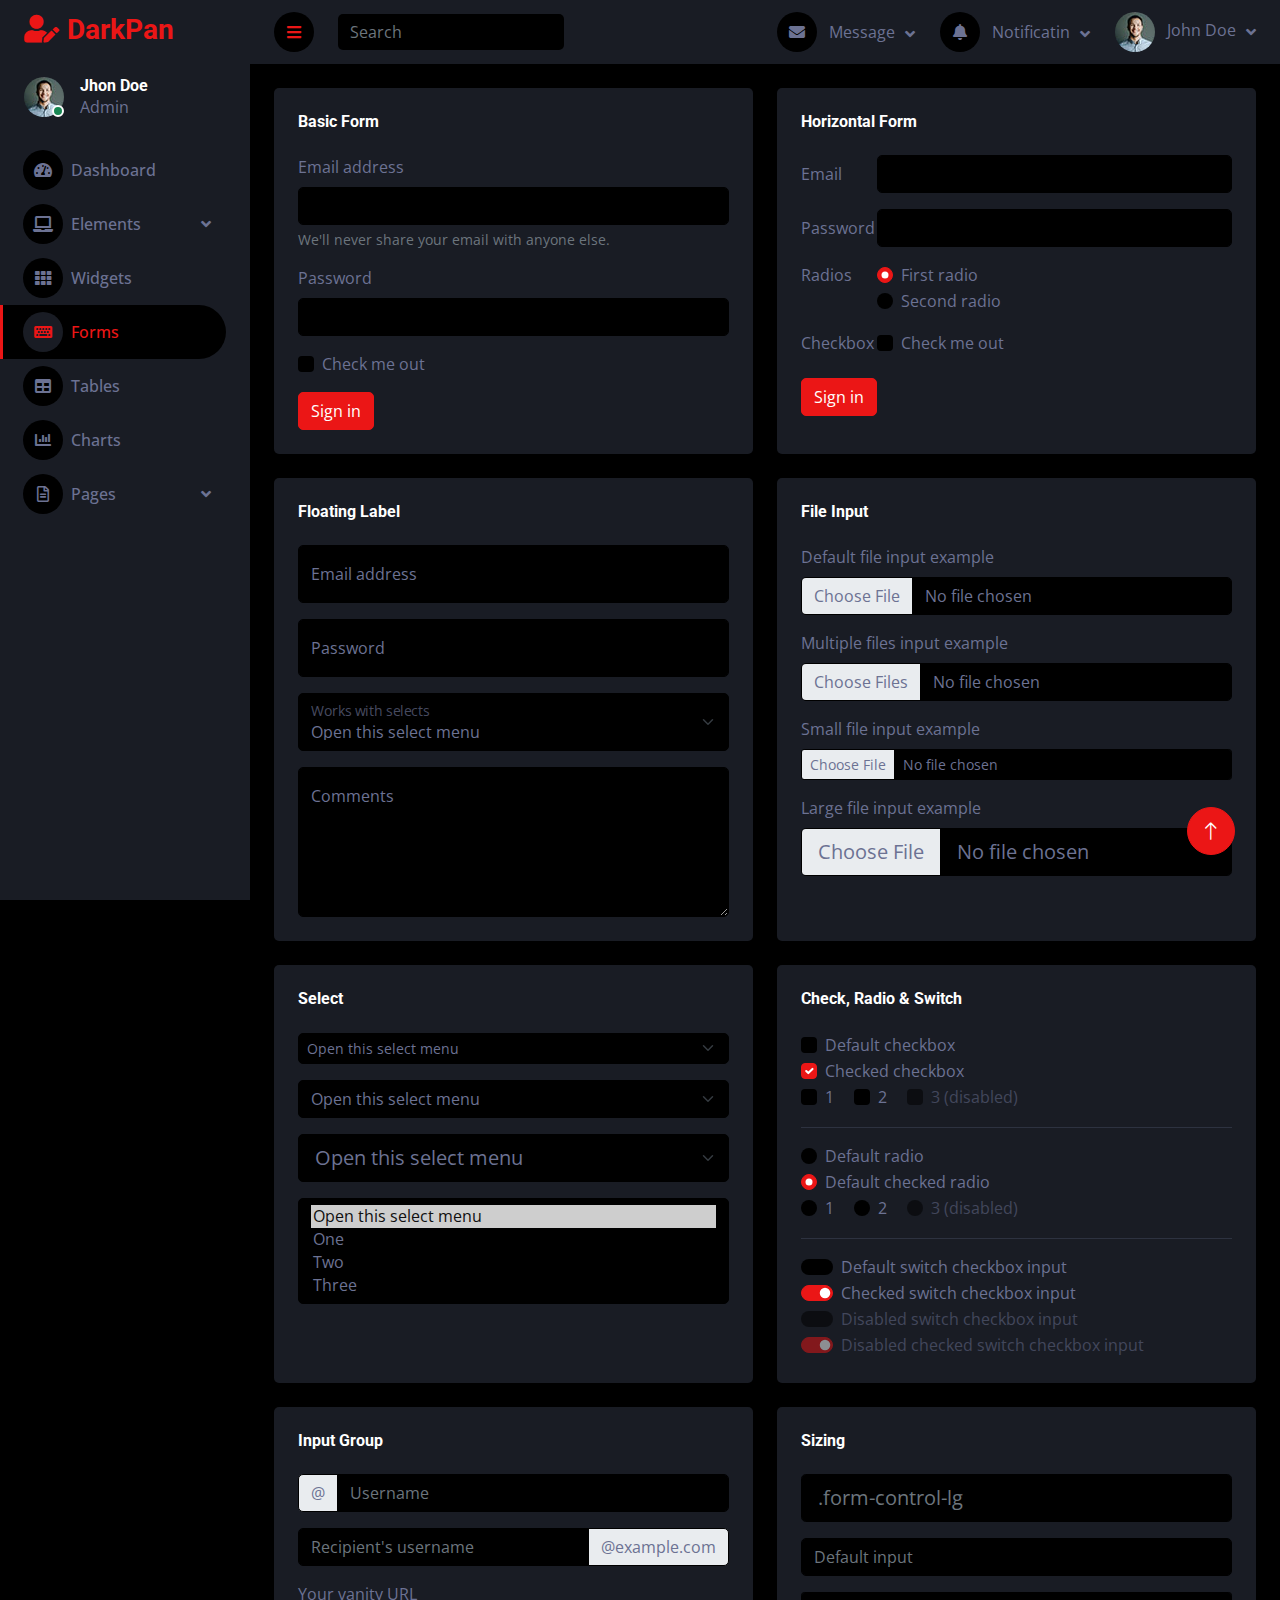
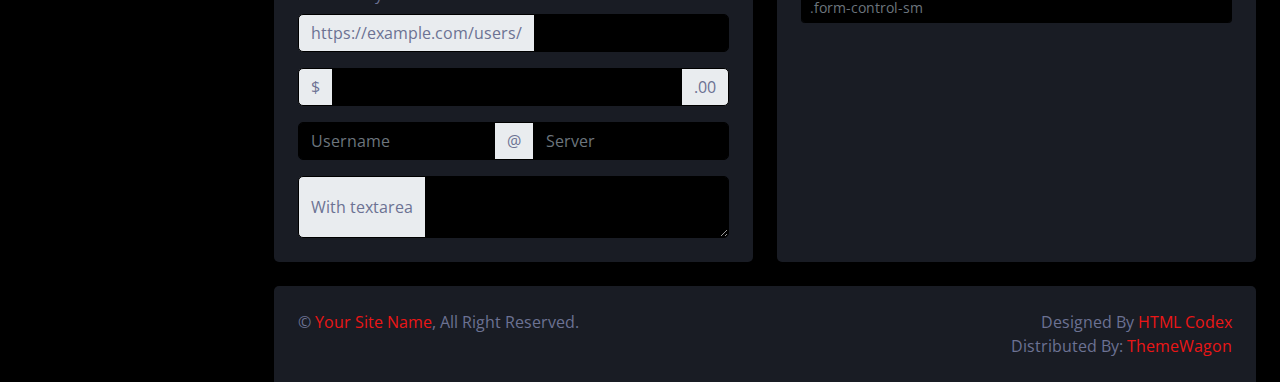
<file: form.html>
<!DOCTYPE html>
<html lang="en">

<head>
    <meta charset="utf-8">
    <title>DarkPan - Bootstrap 5 Admin Template</title>
    <meta content="width=device-width, initial-scale=1.0" name="viewport">
    <meta content="" name="keywords">
    <meta content="" name="description">

    <!-- Favicon -->
    <link href="img/favicon.ico" rel="icon">

    <!-- Google Web Fonts -->
    <link rel="preconnect" href="https://fonts.googleapis.com">
    <link rel="preconnect" href="https://fonts.gstatic.com" crossorigin>
    <link href="https://fonts.googleapis.com/css2?family=Open+Sans:wght@400;600&family=Roboto:wght@500;700&display=swap" rel="stylesheet"> 
    
    <!-- Icon Font Stylesheet -->
    <link href="https://cdnjs.cloudflare.com/ajax/libs/font-awesome/5.10.0/css/all.min.css" rel="stylesheet">
    <link href="https://cdn.jsdelivr.net/npm/bootstrap-icons@1.4.1/font/bootstrap-icons.css" rel="stylesheet">

    <!-- Libraries Stylesheet -->
    <link href="lib/owlcarousel/assets/owl.carousel.min.css" rel="stylesheet">
    <link href="lib/tempusdominus/css/tempusdominus-bootstrap-4.min.css" rel="stylesheet" />

    <!-- Customized Bootstrap Stylesheet -->
    <link href="css/bootstrap.min.css" rel="stylesheet">

    <!-- Template Stylesheet -->
    <link href="css/style.css" rel="stylesheet">
</head>

<body>
    <div class="container-fluid position-relative d-flex p-0">
        <!-- Spinner Start -->
        <div id="spinner" class="show bg-dark position-fixed translate-middle w-100 vh-100 top-50 start-50 d-flex align-items-center justify-content-center">
            <div class="spinner-border text-primary" style="width: 3rem; height: 3rem;" role="status">
                <span class="sr-only">Loading...</span>
            </div>
        </div>
        <!-- Spinner End -->


        <!-- Sidebar Start -->
        <div class="sidebar pe-4 pb-3">
            <nav class="navbar bg-secondary navbar-dark">
                <a href="index.html" class="navbar-brand mx-4 mb-3">
                    <h3 class="text-primary"><i class="fa fa-user-edit me-2"></i>DarkPan</h3>
                </a>
                <div class="d-flex align-items-center ms-4 mb-4">
                    <div class="position-relative">
                        <img class="rounded-circle" src="img/user.jpg" alt="" style="width: 40px; height: 40px;">
                        <div class="bg-success rounded-circle border border-2 border-white position-absolute end-0 bottom-0 p-1"></div>
                    </div>
                    <div class="ms-3">
                        <h6 class="mb-0">Jhon Doe</h6>
                        <span>Admin</span>
                    </div>
                </div>
                <div class="navbar-nav w-100">
                    <a href="index.html" class="nav-item nav-link"><i class="fa fa-tachometer-alt me-2"></i>Dashboard</a>
                    <div class="nav-item dropdown">
                        <a href="#" class="nav-link dropdown-toggle" data-bs-toggle="dropdown"><i class="fa fa-laptop me-2"></i>Elements</a>
                        <div class="dropdown-menu bg-transparent border-0">
                            <a href="button.html" class="dropdown-item">Buttons</a>
                            <a href="typography.html" class="dropdown-item">Typography</a>
                            <a href="element.html" class="dropdown-item">Other Elements</a>
                        </div>
                    </div>
                    <a href="widget.html" class="nav-item nav-link"><i class="fa fa-th me-2"></i>Widgets</a>
                    <a href="form.html" class="nav-item nav-link active"><i class="fa fa-keyboard me-2"></i>Forms</a>
                    <a href="table.html" class="nav-item nav-link"><i class="fa fa-table me-2"></i>Tables</a>
                    <a href="chart.html" class="nav-item nav-link"><i class="fa fa-chart-bar me-2"></i>Charts</a>
                    <div class="nav-item dropdown">
                        <a href="#" class="nav-link dropdown-toggle" data-bs-toggle="dropdown"><i class="far fa-file-alt me-2"></i>Pages</a>
                        <div class="dropdown-menu bg-transparent border-0">
                            <a href="signin.html" class="dropdown-item">Sign In</a>
                            <a href="signup.html" class="dropdown-item">Sign Up</a>
                            <a href="404.html" class="dropdown-item">404 Error</a>
                            <a href="blank.html" class="dropdown-item">Blank Page</a>
                        </div>
                    </div>
                </div>
            </nav>
        </div>
        <!-- Sidebar End -->


        <!-- Content Start -->
        <div class="content">
            <!-- Navbar Start -->
            <nav class="navbar navbar-expand bg-secondary navbar-dark sticky-top px-4 py-0">
                <a href="index.html" class="navbar-brand d-flex d-lg-none me-4">
                    <h2 class="text-primary mb-0"><i class="fa fa-user-edit"></i></h2>
                </a>
                <a href="#" class="sidebar-toggler flex-shrink-0">
                    <i class="fa fa-bars"></i>
                </a>
                <form class="d-none d-md-flex ms-4">
                    <input class="form-control bg-dark border-0" type="search" placeholder="Search">
                </form>
                <div class="navbar-nav align-items-center ms-auto">
                    <div class="nav-item dropdown">
                        <a href="#" class="nav-link dropdown-toggle" data-bs-toggle="dropdown">
                            <i class="fa fa-envelope me-lg-2"></i>
                            <span class="d-none d-lg-inline-flex">Message</span>
                        </a>
                        <div class="dropdown-menu dropdown-menu-end bg-secondary border-0 rounded-0 rounded-bottom m-0">
                            <a href="#" class="dropdown-item">
                                <div class="d-flex align-items-center">
                                    <img class="rounded-circle" src="img/user.jpg" alt="" style="width: 40px; height: 40px;">
                                    <div class="ms-2">
                                        <h6 class="fw-normal mb-0">Jhon send you a message</h6>
                                        <small>15 minutes ago</small>
                                    </div>
                                </div>
                            </a>
                            <hr class="dropdown-divider">
                            <a href="#" class="dropdown-item">
                                <div class="d-flex align-items-center">
                                    <img class="rounded-circle" src="img/user.jpg" alt="" style="width: 40px; height: 40px;">
                                    <div class="ms-2">
                                        <h6 class="fw-normal mb-0">Jhon send you a message</h6>
                                        <small>15 minutes ago</small>
                                    </div>
                                </div>
                            </a>
                            <hr class="dropdown-divider">
                            <a href="#" class="dropdown-item">
                                <div class="d-flex align-items-center">
                                    <img class="rounded-circle" src="img/user.jpg" alt="" style="width: 40px; height: 40px;">
                                    <div class="ms-2">
                                        <h6 class="fw-normal mb-0">Jhon send you a message</h6>
                                        <small>15 minutes ago</small>
                                    </div>
                                </div>
                            </a>
                            <hr class="dropdown-divider">
                            <a href="#" class="dropdown-item text-center">See all message</a>
                        </div>
                    </div>
                    <div class="nav-item dropdown">
                        <a href="#" class="nav-link dropdown-toggle" data-bs-toggle="dropdown">
                            <i class="fa fa-bell me-lg-2"></i>
                            <span class="d-none d-lg-inline-flex">Notificatin</span>
                        </a>
                        <div class="dropdown-menu dropdown-menu-end bg-secondary border-0 rounded-0 rounded-bottom m-0">
                            <a href="#" class="dropdown-item">
                                <h6 class="fw-normal mb-0">Profile updated</h6>
                                <small>15 minutes ago</small>
                            </a>
                            <hr class="dropdown-divider">
                            <a href="#" class="dropdown-item">
                                <h6 class="fw-normal mb-0">New user added</h6>
                                <small>15 minutes ago</small>
                            </a>
                            <hr class="dropdown-divider">
                            <a href="#" class="dropdown-item">
                                <h6 class="fw-normal mb-0">Password changed</h6>
                                <small>15 minutes ago</small>
                            </a>
                            <hr class="dropdown-divider">
                            <a href="#" class="dropdown-item text-center">See all notifications</a>
                        </div>
                    </div>
                    <div class="nav-item dropdown">
                        <a href="#" class="nav-link dropdown-toggle" data-bs-toggle="dropdown">
                            <img class="rounded-circle me-lg-2" src="img/user.jpg" alt="" style="width: 40px; height: 40px;">
                            <span class="d-none d-lg-inline-flex">John Doe</span>
                        </a>
                        <div class="dropdown-menu dropdown-menu-end bg-secondary border-0 rounded-0 rounded-bottom m-0">
                            <a href="#" class="dropdown-item">My Profile</a>
                            <a href="#" class="dropdown-item">Settings</a>
                            <a href="#" class="dropdown-item">Log Out</a>
                        </div>
                    </div>
                </div>
            </nav>
            <!-- Navbar End -->


            <!-- Form Start -->
            <div class="container-fluid pt-4 px-4">
                <div class="row g-4">
                    <div class="col-sm-12 col-xl-6">
                        <div class="bg-secondary rounded h-100 p-4">
                            <h6 class="mb-4">Basic Form</h6>
                            <form>
                                <div class="mb-3">
                                    <label for="exampleInputEmail1" class="form-label">Email address</label>
                                    <input type="email" class="form-control" id="exampleInputEmail1"
                                        aria-describedby="emailHelp">
                                    <div id="emailHelp" class="form-text">We'll never share your email with anyone else.
                                    </div>
                                </div>
                                <div class="mb-3">
                                    <label for="exampleInputPassword1" class="form-label">Password</label>
                                    <input type="password" class="form-control" id="exampleInputPassword1">
                                </div>
                                <div class="mb-3 form-check">
                                    <input type="checkbox" class="form-check-input" id="exampleCheck1">
                                    <label class="form-check-label" for="exampleCheck1">Check me out</label>
                                </div>
                                <button type="submit" class="btn btn-primary">Sign in</button>
                            </form>
                        </div>
                    </div>
                    <div class="col-sm-12 col-xl-6">
                        <div class="bg-secondary rounded h-100 p-4">
                            <h6 class="mb-4">Horizontal Form</h6>
                            <form>
                                <div class="row mb-3">
                                    <label for="inputEmail3" class="col-sm-2 col-form-label">Email</label>
                                    <div class="col-sm-10">
                                        <input type="email" class="form-control" id="inputEmail3">
                                    </div>
                                </div>
                                <div class="row mb-3">
                                    <label for="inputPassword3" class="col-sm-2 col-form-label">Password</label>
                                    <div class="col-sm-10">
                                        <input type="password" class="form-control" id="inputPassword3">
                                    </div>
                                </div>
                                <fieldset class="row mb-3">
                                    <legend class="col-form-label col-sm-2 pt-0">Radios</legend>
                                    <div class="col-sm-10">
                                        <div class="form-check">
                                            <input class="form-check-input" type="radio" name="gridRadios"
                                                id="gridRadios1" value="option1" checked>
                                            <label class="form-check-label" for="gridRadios1">
                                                First radio
                                            </label>
                                        </div>
                                        <div class="form-check">
                                            <input class="form-check-input" type="radio" name="gridRadios"
                                                id="gridRadios2" value="option2">
                                            <label class="form-check-label" for="gridRadios2">
                                                Second radio
                                            </label>
                                        </div>
                                    </div>
                                </fieldset>
                                <div class="row mb-3">
                                    <legend class="col-form-label col-sm-2 pt-0">Checkbox</legend>
                                    <div class="col-sm-10">
                                        <div class="form-check">
                                            <input class="form-check-input" type="checkbox" id="gridCheck1">
                                            <label class="form-check-label" for="gridCheck1">
                                                Check me out
                                            </label>
                                        </div>
                                    </div>
                                </div>
                                <button type="submit" class="btn btn-primary">Sign in</button>
                            </form>
                        </div>
                    </div>
                    <div class="col-sm-12 col-xl-6">
                        <div class="bg-secondary rounded h-100 p-4">
                            <h6 class="mb-4">Floating Label</h6>
                            <div class="form-floating mb-3">
                                <input type="email" class="form-control" id="floatingInput"
                                    placeholder="name@example.com">
                                <label for="floatingInput">Email address</label>
                            </div>
                            <div class="form-floating mb-3">
                                <input type="password" class="form-control" id="floatingPassword"
                                    placeholder="Password">
                                <label for="floatingPassword">Password</label>
                            </div>
                            <div class="form-floating mb-3">
                                <select class="form-select" id="floatingSelect"
                                    aria-label="Floating label select example">
                                    <option selected>Open this select menu</option>
                                    <option value="1">One</option>
                                    <option value="2">Two</option>
                                    <option value="3">Three</option>
                                </select>
                                <label for="floatingSelect">Works with selects</label>
                            </div>
                            <div class="form-floating">
                                <textarea class="form-control" placeholder="Leave a comment here"
                                    id="floatingTextarea" style="height: 150px;"></textarea>
                                <label for="floatingTextarea">Comments</label>
                            </div>
                        </div>
                    </div>
                    <div class="col-sm-12 col-xl-6">
                        <div class="bg-secondary rounded h-100 p-4">
                            <h6 class="mb-4">File Input</h6>
                            <div class="mb-3">
                                <label for="formFile" class="form-label">Default file input example</label>
                                <input class="form-control bg-dark" type="file" id="formFile">
                            </div>
                            <div class="mb-3">
                                <label for="formFileMultiple" class="form-label">Multiple files input example</label>
                                <input class="form-control bg-dark" type="file" id="formFileMultiple" multiple>
                            </div>
                            <div class="mb-3">
                                <label for="formFileSm" class="form-label">Small file input example</label>
                                <input class="form-control form-control-sm bg-dark" id="formFileSm" type="file">
                            </div>
                            <div>
                                <label for="formFileLg" class="form-label">Large file input example</label>
                                <input class="form-control form-control-lg bg-dark" id="formFileLg" type="file">
                            </div>
                        </div>
                    </div>
                    <div class="col-sm-12 col-xl-6">
                        <div class="bg-secondary rounded h-100 p-4">
                            <h6 class="mb-4">Select</h6>
                            <select class="form-select form-select-sm mb-3" aria-label=".form-select-sm example">
                                <option selected>Open this select menu</option>
                                <option value="1">One</option>
                                <option value="2">Two</option>
                                <option value="3">Three</option>
                            </select>
                            <select class="form-select mb-3" aria-label="Default select example">
                                <option selected>Open this select menu</option>
                                <option value="1">One</option>
                                <option value="2">Two</option>
                                <option value="3">Three</option>
                            </select>
                            <select class="form-select form-select-lg mb-3" aria-label=".form-select-lg example">
                                <option selected>Open this select menu</option>
                                <option value="1">One</option>
                                <option value="2">Two</option>
                                <option value="3">Three</option>
                            </select>
                            <select class="form-select" multiple aria-label="multiple select example">
                                <option selected>Open this select menu</option>
                                <option value="1">One</option>
                                <option value="2">Two</option>
                                <option value="3">Three</option>
                            </select>
                        </div>
                    </div>
                    <div class="col-sm-12 col-xl-6">
                        <div class="bg-secondary rounded h-100 p-4">
                            <h6 class="mb-4">Check, Radio & Switch</h6>
                            <div class="form-check">
                                <input class="form-check-input" type="checkbox" value="" id="flexCheckDefault">
                                <label class="form-check-label" for="flexCheckDefault">
                                    Default checkbox
                                </label>
                            </div>
                            <div class="form-check">
                                <input class="form-check-input" type="checkbox" value="" id="flexCheckChecked" checked>
                                <label class="form-check-label" for="flexCheckChecked">
                                    Checked checkbox
                                </label>
                            </div>
                            <div class="form-check form-check-inline">
                                <input class="form-check-input" type="checkbox" id="inlineCheckbox1" value="option1">
                                <label class="form-check-label" for="inlineCheckbox1">1</label>
                            </div>
                            <div class="form-check form-check-inline">
                                <input class="form-check-input" type="checkbox" id="inlineCheckbox2" value="option2">
                                <label class="form-check-label" for="inlineCheckbox2">2</label>
                            </div>
                            <div class="form-check form-check-inline">
                                <input class="form-check-input" type="checkbox" id="inlineCheckbox3" value="option3"
                                    disabled>
                                <label class="form-check-label" for="inlineCheckbox3">3 (disabled)</label>
                            </div>
                            <hr>
                            <div class="form-check">
                                <input class="form-check-input" type="radio" name="flexRadioDefault"
                                    id="flexRadioDefault1">
                                <label class="form-check-label" for="flexRadioDefault1">
                                    Default radio
                                </label>
                            </div>
                            <div class="form-check">
                                <input class="form-check-input" type="radio" name="flexRadioDefault"
                                    id="flexRadioDefault2" checked>
                                <label class="form-check-label" for="flexRadioDefault2">
                                    Default checked radio
                                </label>
                            </div>
                            <div class="form-check form-check-inline">
                                <input class="form-check-input" type="radio" name="inlineRadioOptions" id="inlineRadio1"
                                    value="option1">
                                <label class="form-check-label" for="inlineRadio1">1</label>
                            </div>
                            <div class="form-check form-check-inline">
                                <input class="form-check-input" type="radio" name="inlineRadioOptions" id="inlineRadio2"
                                    value="option2">
                                <label class="form-check-label" for="inlineRadio2">2</label>
                            </div>
                            <div class="form-check form-check-inline">
                                <input class="form-check-input" type="radio" name="inlineRadioOptions" id="inlineRadio3"
                                    value="option3" disabled>
                                <label class="form-check-label" for="inlineRadio3">3 (disabled)</label>
                            </div>
                            <hr>
                            <div class="form-check form-switch">
                                <input class="form-check-input" type="checkbox" role="switch"
                                    id="flexSwitchCheckDefault">
                                <label class="form-check-label" for="flexSwitchCheckDefault">Default switch checkbox
                                    input</label>
                            </div>
                            <div class="form-check form-switch">
                                <input class="form-check-input" type="checkbox" role="switch"
                                    id="flexSwitchCheckChecked" checked>
                                <label class="form-check-label" for="flexSwitchCheckChecked">Checked switch checkbox
                                    input</label>
                            </div>
                            <div class="form-check form-switch">
                                <input class="form-check-input" type="checkbox" role="switch"
                                    id="flexSwitchCheckDisabled" disabled>
                                <label class="form-check-label" for="flexSwitchCheckDisabled">Disabled switch checkbox
                                    input</label>
                            </div>
                            <div class="form-check form-switch">
                                <input class="form-check-input" type="checkbox" role="switch"
                                    id="flexSwitchCheckCheckedDisabled" checked disabled>
                                <label class="form-check-label" for="flexSwitchCheckCheckedDisabled">Disabled checked
                                    switch checkbox input</label>
                            </div>
                        </div>
                    </div>
                    <div class="col-sm-12 col-xl-6">
                        <div class="bg-secondary rounded h-100 p-4">
                            <h6 class="mb-4">Input Group</h6>
                            <div class="input-group mb-3">
                                <span class="input-group-text" id="basic-addon1">@</span>
                                <input type="text" class="form-control" placeholder="Username" aria-label="Username"
                                    aria-describedby="basic-addon1">
                            </div>
                            <div class="input-group mb-3">
                                <input type="text" class="form-control" placeholder="Recipient's username"
                                    aria-label="Recipient's username" aria-describedby="basic-addon2">
                                <span class="input-group-text" id="basic-addon2">@example.com</span>
                            </div>
                            <label for="basic-url" class="form-label">Your vanity URL</label>
                            <div class="input-group mb-3">
                                <span class="input-group-text" id="basic-addon3">https://example.com/users/</span>
                                <input type="text" class="form-control" id="basic-url" aria-describedby="basic-addon3">
                            </div>
                            <div class="input-group mb-3">
                                <span class="input-group-text">$</span>
                                <input type="text" class="form-control" aria-label="Amount (to the nearest dollar)">
                                <span class="input-group-text">.00</span>
                            </div>
                            <div class="input-group mb-3">
                                <input type="text" class="form-control" placeholder="Username" aria-label="Username">
                                <span class="input-group-text">@</span>
                                <input type="text" class="form-control" placeholder="Server" aria-label="Server">
                            </div>
                            <div class="input-group">
                                <span class="input-group-text">With textarea</span>
                                <textarea class="form-control" aria-label="With textarea"></textarea>
                            </div>
                        </div>
                    </div>
                    <div class="col-sm-12 col-xl-6">
                        <div class="bg-secondary rounded h-100 p-4">
                            <h6 class="mb-4">Sizing</h6>
                            <input class="form-control form-control-lg mb-3" type="text" placeholder=".form-control-lg"
                                aria-label=".form-control-lg example">
                            <input class="form-control mb-3" type="text" placeholder="Default input"
                                aria-label="default input example">
                            <input class="form-control form-control-sm" type="text" placeholder=".form-control-sm"
                                aria-label=".form-control-sm example">
                        </div>
                    </div>
                </div>
            </div>
            <!-- Form End -->


            <!-- Footer Start -->
            <div class="container-fluid pt-4 px-4">
                <div class="bg-secondary rounded-top p-4">
                    <div class="row">
                        <div class="col-12 col-sm-6 text-center text-sm-start">
                            &copy; <a href="#">Your Site Name</a>, All Right Reserved. 
                        </div>
                        <div class="col-12 col-sm-6 text-center text-sm-end">
                            <!--/*** This template is free as long as you keep the footer author’s credit link/attribution link/backlink. If you'd like to use the template without the footer author’s credit link/attribution link/backlink, you can purchase the Credit Removal License from "https://htmlcodex.com/credit-removal". Thank you for your support. ***/-->
                            Designed By <a href="https://htmlcodex.com">HTML Codex</a>
                            <br>Distributed By: <a href="https://themewagon.com" target="_blank">ThemeWagon</a>
                        </div>
                    </div>
                </div>
            </div>
            <!-- Footer End -->
        </div>
        <!-- Content End -->


        <!-- Back to Top -->
        <a href="#" class="btn btn-lg btn-primary btn-lg-square back-to-top"><i class="bi bi-arrow-up"></i></a>
    </div>

    <!-- JavaScript Libraries -->
    <script src="https://code.jquery.com/jquery-3.4.1.min.js"></script>
    <script src="https://cdn.jsdelivr.net/npm/bootstrap@5.0.0/dist/js/bootstrap.bundle.min.js"></script>
    <script src="lib/chart/chart.min.js"></script>
    <script src="lib/easing/easing.min.js"></script>
    <script src="lib/waypoints/waypoints.min.js"></script>
    <script src="lib/owlcarousel/owl.carousel.min.js"></script>
    <script src="lib/tempusdominus/js/moment.min.js"></script>
    <script src="lib/tempusdominus/js/moment-timezone.min.js"></script>
    <script src="lib/tempusdominus/js/tempusdominus-bootstrap-4.min.js"></script>

    <!-- Template Javascript -->
    <script src="js/main.js"></script>
</body>

</html>
</file>
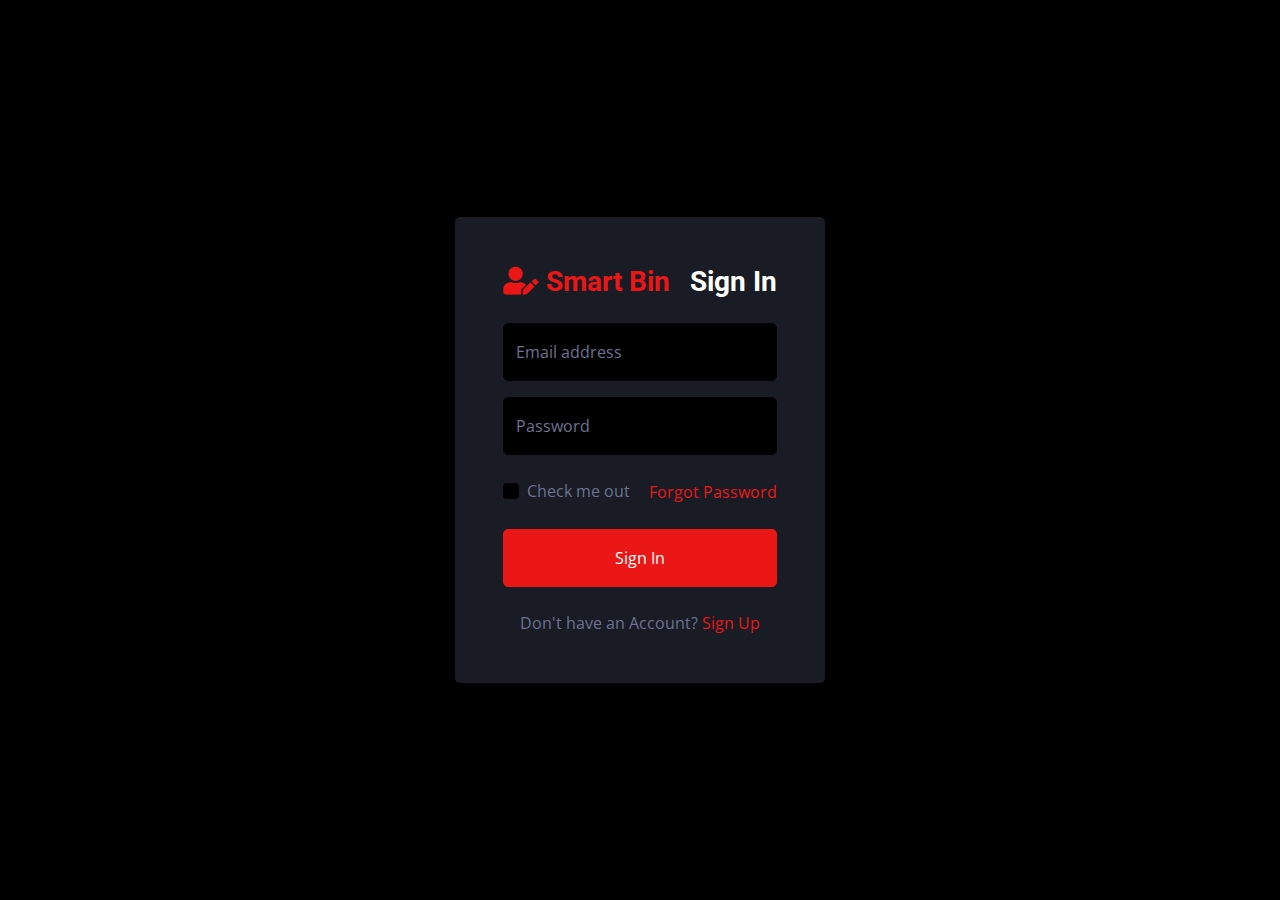
<file: signin.html>
<!DOCTYPE html>
<html lang="en">

<head>
    <meta charset="utf-8">
    <title>DarkPan - Bootstrap 5 Admin Template</title>
    <meta content="width=device-width, initial-scale=1.0" name="viewport">
    <meta content="" name="keywords">
    <meta content="" name="description">

    <!-- Favicon -->
    <link href="img/favicon.ico" rel="icon">

    <!-- Google Web Fonts -->
    <link rel="preconnect" href="https://fonts.googleapis.com">
    <link rel="preconnect" href="https://fonts.gstatic.com" crossorigin>
    <link href="https://fonts.googleapis.com/css2?family=Open+Sans:wght@400;600&family=Roboto:wght@500;700&display=swap" rel="stylesheet"> 
    
    <!-- Icon Font Stylesheet -->
    <link href="https://cdnjs.cloudflare.com/ajax/libs/font-awesome/5.10.0/css/all.min.css" rel="stylesheet">
    <link href="https://cdn.jsdelivr.net/npm/bootstrap-icons@1.4.1/font/bootstrap-icons.css" rel="stylesheet">

    <!-- Libraries Stylesheet -->
    <link href="lib/owlcarousel/assets/owl.carousel.min.css" rel="stylesheet">
    <link href="lib/tempusdominus/css/tempusdominus-bootstrap-4.min.css" rel="stylesheet" />

    <!-- Customized Bootstrap Stylesheet -->
    <link href="css/bootstrap.min.css" rel="stylesheet">

    <!-- Template Stylesheet -->
    <link href="css/style.css" rel="stylesheet">
</head>

<body>
    <div class="container-fluid position-relative d-flex p-0">
        <!-- Spinner Start -->
        <div id="spinner" class="show bg-dark position-fixed translate-middle w-100 vh-100 top-50 start-50 d-flex align-items-center justify-content-center">
            <div class="spinner-border text-primary" style="width: 3rem; height: 3rem;" role="status">
                <span class="sr-only">Loading...</span>
            </div>
        </div>
        <!-- Spinner End -->


        <!-- Sign In Start -->
        <div class="container-fluid">
            <div class="row h-100 align-items-center justify-content-center" style="min-height: 100vh;">
                <div class="col-12 col-sm-8 col-md-6 col-lg-5 col-xl-4">
                    <div class="bg-secondary rounded p-4 p-sm-5 my-4 mx-3">
                        <div class="d-flex align-items-center justify-content-between mb-3">
                            <a href="index.html" class="">
                                <h3 class="text-primary"><i class="fa fa-user-edit me-2"></i>Smart Bin</h3>
                            </a>
                            <h3>Sign In</h3>
                        </div>
                        <div class="form-floating mb-3">
                            <input type="email" class="form-control" id="floatingInput" placeholder="name@example.com">
                            <label for="floatingInput">Email address</label>
                        </div>
                        <div class="form-floating mb-4">
                            <input type="password" class="form-control" id="floatingPassword" placeholder="Password">
                            <label for="floatingPassword">Password</label>
                        </div>
                        <div class="d-flex align-items-center justify-content-between mb-4">
                            <div class="form-check">
                                <input type="checkbox" class="form-check-input" id="exampleCheck1">
                                <label class="form-check-label" for="exampleCheck1">Check me out</label>
                            </div>
                            <a href="">Forgot Password</a>
                        </div>
                     <a href="index.html" type="submit" class="btn btn-primary py-3 w-100 mb-4">Sign In</a>
                        <p class="text-center mb-0">Don't have an Account? <a href="signup.html">Sign Up</a></p>
                    </div>
                </div>
            </div>
        </div>
        <!-- Sign In End -->
    </div>

    <!-- JavaScript Libraries -->
    <script src="https://code.jquery.com/jquery-3.4.1.min.js"></script>
    <script src="https://cdn.jsdelivr.net/npm/bootstrap@5.0.0/dist/js/bootstrap.bundle.min.js"></script>
    <script src="lib/chart/chart.min.js"></script>
    <script src="lib/easing/easing.min.js"></script>
    <script src="lib/waypoints/waypoints.min.js"></script>
    <script src="lib/owlcarousel/owl.carousel.min.js"></script>
    <script src="lib/tempusdominus/js/moment.min.js"></script>
    <script src="lib/tempusdominus/js/moment-timezone.min.js"></script>
    <script src="lib/tempusdominus/js/tempusdominus-bootstrap-4.min.js"></script>

    <!-- Template Javascript -->
    <script src="js/main.js"></script>
</body>

</html>
</file>
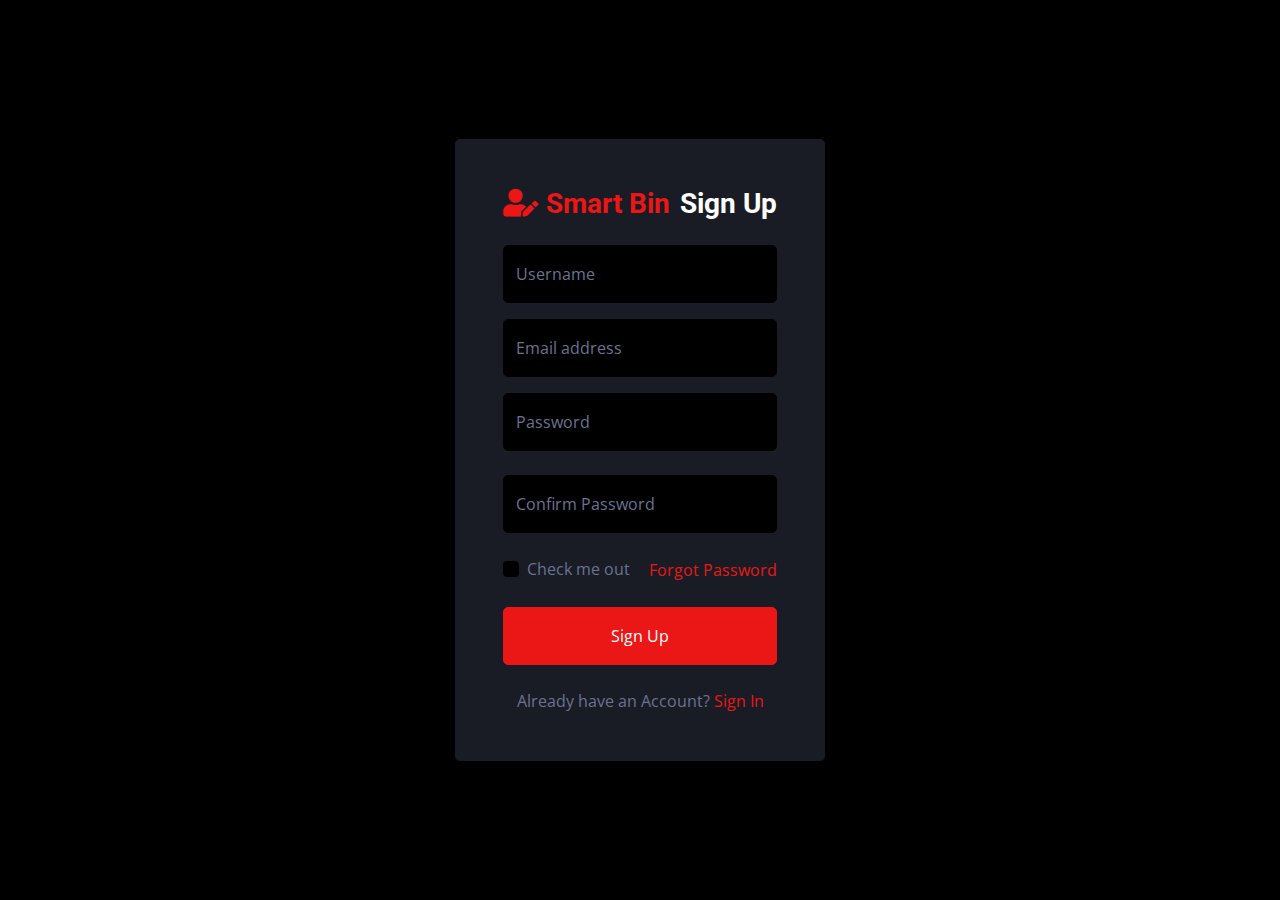
<file: signup.html>
<!DOCTYPE html>
<html lang="en">

<head>
    <meta charset="utf-8">
    <title>DarkPan - Bootstrap 5 Admin Template</title>
    <meta content="width=device-width, initial-scale=1.0" name="viewport">
    <meta content="" name="keywords">
    <meta content="" name="description">

    <!-- Favicon -->
    <link href="img/favicon.ico" rel="icon">

    <!-- Google Web Fonts -->
    <link rel="preconnect" href="https://fonts.googleapis.com">
    <link rel="preconnect" href="https://fonts.gstatic.com" crossorigin>
    <link href="https://fonts.googleapis.com/css2?family=Open+Sans:wght@400;600&family=Roboto:wght@500;700&display=swap" rel="stylesheet"> 
    
    <!-- Icon Font Stylesheet -->
    <link href="https://cdnjs.cloudflare.com/ajax/libs/font-awesome/5.10.0/css/all.min.css" rel="stylesheet">
    <link href="https://cdn.jsdelivr.net/npm/bootstrap-icons@1.4.1/font/bootstrap-icons.css" rel="stylesheet">

    <!-- Libraries Stylesheet -->
    <link href="lib/owlcarousel/assets/owl.carousel.min.css" rel="stylesheet">
    <link href="lib/tempusdominus/css/tempusdominus-bootstrap-4.min.css" rel="stylesheet" />

    <!-- Customized Bootstrap Stylesheet -->
    <link href="css/bootstrap.min.css" rel="stylesheet">

    <!-- Template Stylesheet -->
    <link href="css/style.css" rel="stylesheet">
</head>

<body>
    <div class="container-fluid position-relative d-flex p-0">
        <!-- Spinner Start -->
        <div id="spinner" class="show bg-dark position-fixed translate-middle w-100 vh-100 top-50 start-50 d-flex align-items-center justify-content-center">
            <div class="spinner-border text-primary" style="width: 3rem; height: 3rem;" role="status">
                <span class="sr-only">Loading...</span>
            </div>
        </div>
        <!-- Spinner End -->


        <!-- Sign Up Start -->
        <div class="container-fluid">
            <div class="row h-100 align-items-center justify-content-center" style="min-height: 100vh;">
                <div class="col-12 col-sm-8 col-md-6 col-lg-5 col-xl-4">
                    <div class="bg-secondary rounded p-4 p-sm-5 my-4 mx-3">
                        <div class="d-flex align-items-center justify-content-between mb-3">
                            <a href="index.html" class="">
                                <h3 class="text-primary"><i class="fa fa-user-edit me-2"></i>Smart Bin</h3>
                            </a>
                            <h3>Sign Up</h3>
                        </div>
                        <div class="form-floating mb-3">
                            <input type="text" class="form-control" id="floatingText" placeholder="jhondoe">
                            <label for="floatingText">Username</label>
                        </div>
                        <div class="form-floating mb-3">
                            <input type="email" class="form-control" id="floatingInput" placeholder="name@example.com">
                            <label for="floatingInput">Email address</label>
                        </div>
                        <div class="form-floating mb-4">
                            <input type="password" class="form-control" id="floatingPassword" placeholder="Password">
                            <label for="floatingPassword">Password</label>
                        </div>
                        <div class="form-floating mb-4">
                            <input type="password" class="form-control" id="floatingPassword" placeholder="Confirm Password">
                            <label for="floatingPassword">Confirm Password</label>
                        </div>
                        <div class="d-flex align-items-center justify-content-between mb-4">
                            <div class="form-check">
                                <input type="checkbox" class="form-check-input" id="exampleCheck1">
                                <label class="form-check-label" for="exampleCheck1">Check me out</label>
                            </div>
                            <a href="">Forgot Password</a>
                        </div>
                        <a href="index.html"><button type="submit" class="btn btn-primary py-3 w-100 mb-4">Sign Up</button></a>
                        <p class="text-center mb-0">Already have an Account? <a href="signin.html">Sign In</a></p>
                    </div>
                </div>
            </div>
        </div>
        <!-- Sign Up End -->
    </div>

    <!-- JavaScript Libraries -->
    <script src="https://code.jquery.com/jquery-3.4.1.min.js"></script>
    <script src="https://cdn.jsdelivr.net/npm/bootstrap@5.0.0/dist/js/bootstrap.bundle.min.js"></script>
    <script src="lib/chart/chart.min.js"></script>
    <script src="lib/easing/easing.min.js"></script>
    <script src="lib/waypoints/waypoints.min.js"></script>
    <script src="lib/owlcarousel/owl.carousel.min.js"></script>
    <script src="lib/tempusdominus/js/moment.min.js"></script>
    <script src="lib/tempusdominus/js/moment-timezone.min.js"></script>
    <script src="lib/tempusdominus/js/tempusdominus-bootstrap-4.min.js"></script>

    <!-- Template Javascript -->
    <script src="js/main.js"></script>
</body>

</html>
</file>
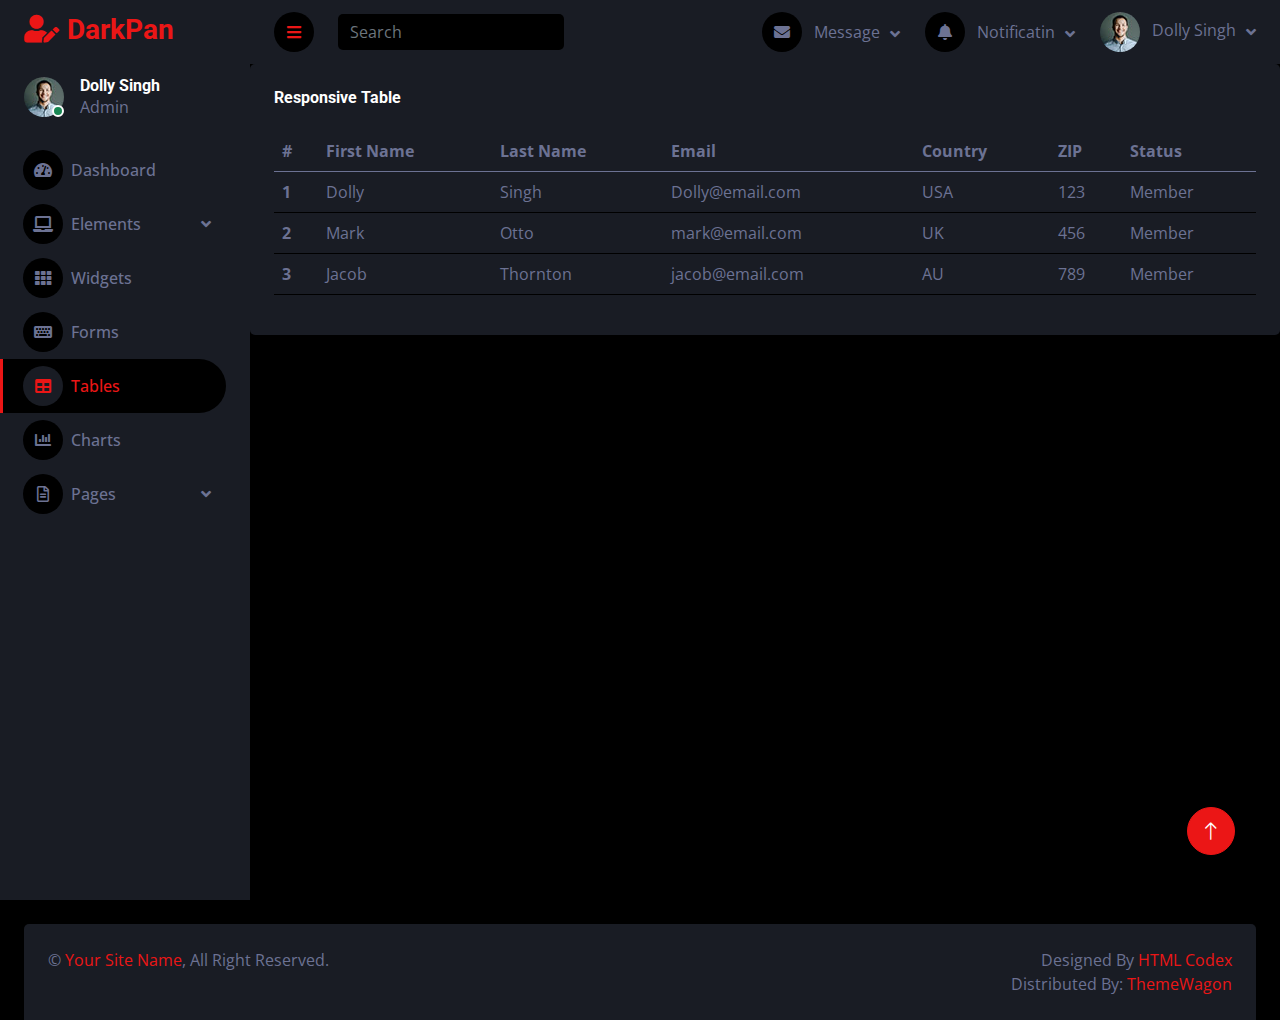
<file: table.html>
<!DOCTYPE html>
<html lang="en">

<head>
    <meta charset="utf-8">
    <title>DSmart Bin</title>
    <meta content="width=device-width, initial-scale=1.0" name="viewport">
    <meta content="" name="keywords">
    <meta content="" name="description">

    <!-- Favicon -->
    <link href="img/favicon.ico" rel="icon">

    <!-- Google Web Fonts -->
    <link rel="preconnect" href="https://fonts.googleapis.com">
    <link rel="preconnect" href="https://fonts.gstatic.com" crossorigin>
    <link href="https://fonts.googleapis.com/css2?family=Open+Sans:wght@400;600&family=Roboto:wght@500;700&display=swap" rel="stylesheet"> 
    
    <!-- Icon Font Stylesheet -->
    <link href="https://cdnjs.cloudflare.com/ajax/libs/font-awesome/5.10.0/css/all.min.css" rel="stylesheet">
    <link href="https://cdn.jsdelivr.net/npm/bootstrap-icons@1.4.1/font/bootstrap-icons.css" rel="stylesheet">

    <!-- Libraries Stylesheet -->
    <link href="lib/owlcarousel/assets/owl.carousel.min.css" rel="stylesheet">
    <link href="lib/tempusdominus/css/tempusdominus-bootstrap-4.min.css" rel="stylesheet" />

    <!-- Customized Bootstrap Stylesheet -->
    <link href="css/bootstrap.min.css" rel="stylesheet">

    <!-- Template Stylesheet -->
    <link href="css/style.css" rel="stylesheet">
</head>

<body>
    <div class="container-fluid position-relative d-flex p-0">
        <!-- Spinner Start -->
        <div id="spinner" class="show bg-dark position-fixed translate-middle w-100 vh-100 top-50 start-50 d-flex align-items-center justify-content-center">
            <div class="spinner-border text-primary" style="width: 3rem; height: 3rem;" role="status">
                <span class="sr-only">Loading...</span>
            </div>
        </div>
        <!-- Spinner End -->


        <!-- Sidebar Start -->
        <div class="sidebar pe-4 pb-3">
            <nav class="navbar bg-secondary navbar-dark">
                <a href="index.html" class="navbar-brand mx-4 mb-3">
                    <h3 class="text-primary"><i class="fa fa-user-edit me-2"></i>DarkPan</h3>
                </a>
                <div class="d-flex align-items-center ms-4 mb-4">
                    <div class="position-relative">
                        <img class="rounded-circle" src="img/user.jpg" alt="" style="width: 40px; height: 40px;">
                        <div class="bg-success rounded-circle border border-2 border-white position-absolute end-0 bottom-0 p-1"></div>
                    </div>
                    <div class="ms-3">
                        <h6 class="mb-0">Dolly Singh</h6>
                        <span>Admin</span>
                    </div>
                </div>
                <div class="navbar-nav w-100">
                    <a href="index.html" class="nav-item nav-link"><i class="fa fa-tachometer-alt me-2"></i>Dashboard</a>
                    <div class="nav-item dropdown">
                        <a href="#" class="nav-link dropdown-toggle" data-bs-toggle="dropdown"><i class="fa fa-laptop me-2"></i>Elements</a>
                        <div class="dropdown-menu bg-transparent border-0">
    
                            <a href="element.html" class="dropdown-item">Other Elements</a>
                        </div>
                    </div>
                    <a href="widget.html" class="nav-item nav-link"><i class="fa fa-th me-2"></i>Widgets</a>
                    <a href="form.html" class="nav-item nav-link"><i class="fa fa-keyboard me-2"></i>Forms</a>
                    <a href="table.html" class="nav-item nav-link active"><i class="fa fa-table me-2"></i>Tables</a>
                    <a href="chart.html" class="nav-item nav-link"><i class="fa fa-chart-bar me-2"></i>Charts</a>
                    <div class="nav-item dropdown">
                        <a href="#" class="nav-link dropdown-toggle" data-bs-toggle="dropdown"><i class="far fa-file-alt me-2"></i>Pages</a>
                        <div class="dropdown-menu bg-transparent border-0">
                            <a href="signin.html" class="dropdown-item">Sign In</a>
                            <a href="signup.html" class="dropdown-item">Sign Up</a>
                            <a href="404.html" class="dropdown-item">404 Error</a>
                            <a href="blank.html" class="dropdown-item">Blank Page</a>
                        </div>
                    </div>
                </div>
            </nav>
        </div>
        <!-- Sidebar End -->


        <!-- Content Start -->
        <div class="content">
            <!-- Navbar Start -->
            <nav class="navbar navbar-expand bg-secondary navbar-dark sticky-top px-4 py-0">
                <a href="index.html" class="navbar-brand d-flex d-lg-none me-4">
                    <h2 class="text-primary mb-0"><i class="fa fa-user-edit"></i></h2>
                </a>
                <a href="#" class="sidebar-toggler flex-shrink-0">
                    <i class="fa fa-bars"></i>
                </a>
                <form class="d-none d-md-flex ms-4">
                    <input class="form-control bg-dark border-0" type="search" placeholder="Search">
                </form>
                <div class="navbar-nav align-items-center ms-auto">
                    <div class="nav-item dropdown">
                        <a href="#" class="nav-link dropdown-toggle" data-bs-toggle="dropdown">
                            <i class="fa fa-envelope me-lg-2"></i>
                            <span class="d-none d-lg-inline-flex">Message</span>
                        </a>
                        <div class="dropdown-menu dropdown-menu-end bg-secondary border-0 rounded-0 rounded-bottom m-0">
                            <a href="#" class="dropdown-item">
                                <div class="d-flex align-items-center">
                                    <img class="rounded-circle" src="img/user.jpg" alt="" style="width: 40px; height: 40px;">
                                    <div class="ms-2">
                                        <h6 class="fw-normal mb-0">Dolly send you a message</h6>
                                        <small>15 minutes ago</small>
                                    </div>
                                </div>
                            </a>
                            <hr class="dropdown-divider">
                            <a href="#" class="dropdown-item">
                                <div class="d-flex align-items-center">
                                    <img class="rounded-circle" src="img/user.jpg" alt="" style="width: 40px; height: 40px;">
                                    <div class="ms-2">
                                        <h6 class="fw-normal mb-0">Dolly send you a message</h6>
                                        <small>15 minutes ago</small>
                                    </div>
                                </div>
                            </a>
                            <hr class="dropdown-divider">
                            <a href="#" class="dropdown-item">
                                <div class="d-flex align-items-center">
                                    <img class="rounded-circle" src="img/user.jpg" alt="" style="width: 40px; height: 40px;">
                                    <div class="ms-2">
                                        <h6 class="fw-normal mb-0">Dolly send you a message</h6>
                                        <small>15 minutes ago</small>
                                    </div>
                                </div>
                            </a>
                            <hr class="dropdown-divider">
                            <a href="#" class="dropdown-item text-center">See all message</a>
                        </div>
                    </div>
                    <div class="nav-item dropdown">
                        <a href="#" class="nav-link dropdown-toggle" data-bs-toggle="dropdown">
                            <i class="fa fa-bell me-lg-2"></i>
                            <span class="d-none d-lg-inline-flex">Notificatin</span>
                        </a>
                        <div class="dropdown-menu dropdown-menu-end bg-secondary border-0 rounded-0 rounded-bottom m-0">
                            <a href="#" class="dropdown-item">
                                <h6 class="fw-normal mb-0">Profile updated</h6>
                                <small>15 minutes ago</small>
                            </a>
                            <hr class="dropdown-divider">
                            <a href="#" class="dropdown-item">
                                <h6 class="fw-normal mb-0">New user added</h6>
                                <small>15 minutes ago</small>
                            </a>
                            <hr class="dropdown-divider">
                            <a href="#" class="dropdown-item">
                                <h6 class="fw-normal mb-0">Password changed</h6>
                                <small>15 minutes ago</small>
                            </a>
                            <hr class="dropdown-divider">
                            <a href="#" class="dropdown-item text-center">See all notifications</a>
                        </div>
                    </div>
                    <div class="nav-item dropdown">
                        <a href="#" class="nav-link dropdown-toggle" data-bs-toggle="dropdown">
                            <img class="rounded-circle me-lg-2" src="img/user.jpg" alt="" style="width: 40px; height: 40px;">
                            <span class="d-none d-lg-inline-flex">Dolly Singh</span>
                        </a>
                        <div class="dropdown-menu dropdown-menu-end bg-secondary border-0 rounded-0 rounded-bottom m-0">
                            <a href="#" class="dropdown-item">My Profile</a>
                            <a href="#" class="dropdown-item">Settings</a>
                            <a href="#" class="dropdown-item">Log Out</a>
                        </div>
                    </div>
                </div>
            </nav>
            <!-- Navbar End -->


            <!-- Table Start -->
        
                    <div class="col-12">
                        <div class="bg-secondary rounded h-100 p-4">
                            <h6 class="mb-4">Responsive Table</h6>
                            <div class="table-responsive">
                                <table class="table">
                                    <thead>
                                        <tr>
                                            <th scope="col">#</th>
                                            <th scope="col">First Name</th>
                                            <th scope="col">Last Name</th>
                                            <th scope="col">Email</th>
                                            <th scope="col">Country</th>
                                            <th scope="col">ZIP</th>
                                            <th scope="col">Status</th>
                                        </tr>
                                    </thead>
                                    <tbody>
                                        <tr>
                                            <th scope="row">1</th>
                                            <td>Dolly</td>
                                            <td>Singh</td>
                                            <td>Dolly@email.com</td>
                                            <td>USA</td>
                                            <td>123</td>
                                            <td>Member</td>
                                        </tr>
                                        <tr>
                                            <th scope="row">2</th>
                                            <td>Mark</td>
                                            <td>Otto</td>
                                            <td>mark@email.com</td>
                                            <td>UK</td>
                                            <td>456</td>
                                            <td>Member</td>
                                        </tr>
                                        <tr>
                                            <th scope="row">3</th>
                                            <td>Jacob</td>
                                            <td>Thornton</td>
                                            <td>jacob@email.com</td>
                                            <td>AU</td>
                                            <td>789</td>
                                            <td>Member</td>
                                        </tr>
                                    </tbody>
                                </table>
                            </div>
                        </div>
                    </div>
                </div>
            </div>
            <!-- Table End -->


            <!-- Footer Start -->
            <div class="container-fluid pt-4 px-4">
                <div class="bg-secondary rounded-top p-4">
                    <div class="row">
                        <div class="col-12 col-sm-6 text-center text-sm-start">
                            &copy; <a href="#">Your Site Name</a>, All Right Reserved. 
                        </div>
                        <div class="col-12 col-sm-6 text-center text-sm-end">
                            <!--/*** This template is free as long as you keep the footer author’s credit link/attribution link/backlink. If you'd like to use the template without the footer author’s credit link/attribution link/backlink, you can purchase the Credit Removal License from "https://htmlcodex.com/credit-removal". Thank you for your support. ***/-->
                            Designed By <a href="https://htmlcodex.com">HTML Codex</a>
                            <br>Distributed By: <a href="https://themewagon.com" target="_blank">ThemeWagon</a>
                        </div>
                    </div>
                </div>
            </div>
            <!-- Footer End -->
        </div>
        <!-- Content End -->


        <!-- Back to Top -->
        <a href="#" class="btn btn-lg btn-primary btn-lg-square back-to-top"><i class="bi bi-arrow-up"></i></a>
    </div>

    <!-- JavaScript Libraries -->
    <script src="https://code.jquery.com/jquery-3.4.1.min.js"></script>
    <script src="https://cdn.jsdelivr.net/npm/bootstrap@5.0.0/dist/js/bootstrap.bundle.min.js"></script>
    <script src="lib/chart/chart.min.js"></script>
    <script src="lib/easing/easing.min.js"></script>
    <script src="lib/waypoints/waypoints.min.js"></script>
    <script src="lib/owlcarousel/owl.carousel.min.js"></script>
    <script src="lib/tempusdominus/js/moment.min.js"></script>
    <script src="lib/tempusdominus/js/moment-timezone.min.js"></script>
    <script src="lib/tempusdominus/js/tempusdominus-bootstrap-4.min.js"></script>

    <!-- Template Javascript -->
    <script src="js/main.js"></script>
</body>

</html>
</file>
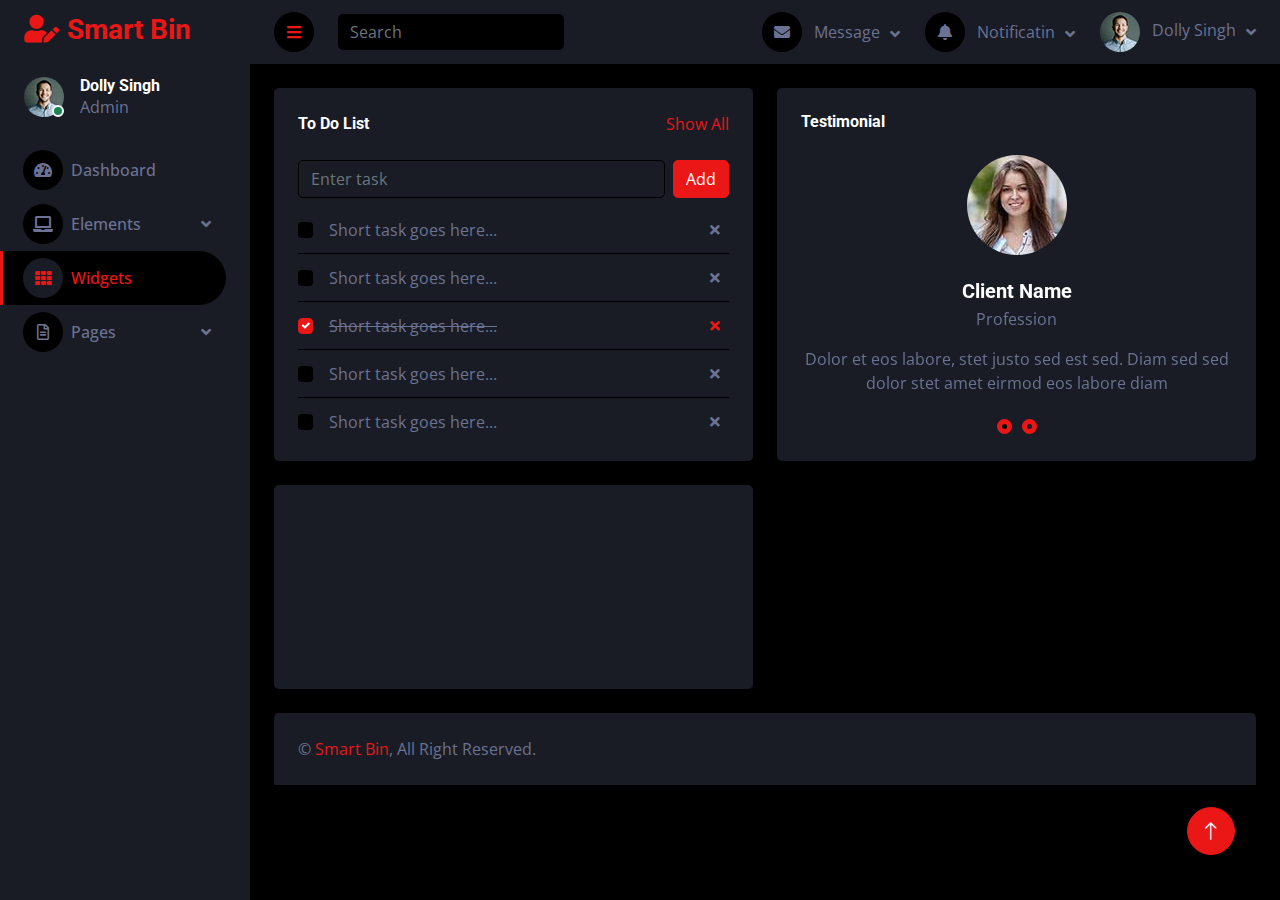
<file: widget.html>
<!DOCTYPE html>
<html lang="en">

<head>
    <meta charset="utf-8">
    <title>Smart Bin Widget</title>
    <meta content="width=device-width, initial-scale=1.0" name="viewport">
    <meta content="" name="keywords">
    <meta content="" name="description">

    <!-- Favicon -->
    <link href="img/icons8-bin-64.png" rel="icon">

    <!-- Google Web Fonts -->
    <link rel="preconnect" href="https://fonts.googleapis.com">
    <link rel="preconnect" href="https://fonts.gstatic.com" crossorigin>
    <link href="https://fonts.googleapis.com/css2?family=Open+Sans:wght@400;600&family=Roboto:wght@500;700&display=swap" rel="stylesheet"> 
    
    <!-- Icon Font Stylesheet -->
    <link href="https://cdnjs.cloudflare.com/ajax/libs/font-awesome/5.10.0/css/all.min.css" rel="stylesheet">
    <link href="https://cdn.jsdelivr.net/npm/bootstrap-icons@1.4.1/font/bootstrap-icons.css" rel="stylesheet">

    <!-- Libraries Stylesheet -->
    <link href="lib/owlcarousel/assets/owl.carousel.min.css" rel="stylesheet">
    <link href="lib/tempusdominus/css/tempusdominus-bootstrap-4.min.css" rel="stylesheet" />

    <!-- Customized Bootstrap Stylesheet -->
    <link href="css/bootstrap.min.css" rel="stylesheet">

    <!-- Template Stylesheet -->
    <link href="css/style.css" rel="stylesheet">

</head>

<body>
    <div class="container-fluid position-relative d-flex p-0">
        <!-- Spinner Start -->
        <div id="spinner" class="show bg-dark position-fixed translate-middle w-100 vh-100 top-50 start-50 d-flex align-items-center justify-content-center">
            <div class="spinner-border text-primary" style="width: 3rem; height: 3rem;" role="status">
                <span class="sr-only">Loading...</span>
            </div>
        </div>
        <!-- Spinner End -->


        <!-- Sidebar Start -->
        <div class="sidebar pe-4 pb-3">
            <nav class="navbar bg-secondary navbar-dark">
                <a href="index.html" class="navbar-brand mx-4 mb-3">
                    <h3 class="text-primary"><i class="fa fa-user-edit me-2"></i>Smart Bin</h3>
                </a>
                <div class="d-flex align-items-center ms-4 mb-4">
                    <div class="position-relative">
                        <img class="rounded-circle" src="img/user.jpg" alt="" style="width: 40px; height: 40px;">
                        <div class="bg-success rounded-circle border border-2 border-white position-absolute end-0 bottom-0 p-1"></div>
                    </div>
                    <div class="ms-3">
                        <h6 class="mb-0">Dolly Singh</h6>
                        <span>Admin</span>
                    </div>
                </div>
                <div class="navbar-nav w-100">
                    <a href="index.html" class="nav-item nav-link"><i class="fa fa-tachometer-alt me-2"></i>Dashboard</a>
                    <div class="nav-item dropdown">
                        <a href="#" class="nav-link dropdown-toggle" data-bs-toggle="dropdown"><i class="fa fa-laptop me-2"></i>Elements</a>
                        <div class="dropdown-menu bg-transparent border-0">
                            <a href="element.html" class="dropdown-item">Other Elements</a>
                        </div>
                    </div>
                    <a href="widget.html" class="nav-item nav-link active"><i class="fa fa-th me-2"></i>Widgets</a>

                    <div class="nav-item dropdown">
                        <a href="#" class="nav-link dropdown-toggle" data-bs-toggle="dropdown"><i class="far fa-file-alt me-2"></i>Pages</a>
                        <div class="dropdown-menu bg-transparent border-0">
                            <a href="signin.html" class="dropdown-item">Sign In</a>
                            <a href="signup.html" class="dropdown-item">Sign Up</a>
                            <a href="404.html" class="dropdown-item">404 Error</a>
                            <a href="blank.html" class="dropdown-item">Blank Page</a>
                        </div>
                    </div>
                </div>
            </nav>
        </div>
        <!-- Sidebar End -->


        <!-- Content Start -->
        <div class="content">
            <!-- Navbar Start -->
            <nav class="navbar navbar-expand bg-secondary navbar-dark sticky-top px-4 py-0">
                <a href="index.html" class="navbar-brand d-flex d-lg-none me-4">
                    <h2 class="text-primary mb-0"><i class="fa fa-user-edit"></i></h2>
                </a>
                <a href="#" class="sidebar-toggler flex-shrink-0">
                    <i class="fa fa-bars"></i>
                </a>
                <form class="d-none d-md-flex ms-4">
                    <input class="form-control bg-dark border-0" type="search" placeholder="Search">
                </form>
                <div class="navbar-nav align-items-center ms-auto">
                    <div class="nav-item dropdown">
                        <a href="#" class="nav-link dropdown-toggle" data-bs-toggle="dropdown">
                            <i class="fa fa-envelope me-lg-2"></i>
                            <span class="d-none d-lg-inline-flex">Message</span>
                        </a>
                        <div class="dropdown-menu dropdown-menu-end bg-secondary border-0 rounded-0 rounded-bottom m-0">
                            <a href="#" class="dropdown-item">
                                <div class="d-flex align-items-center">
                                    <img class="rounded-circle" src="img/user.jpg" alt="" style="width: 40px; height: 40px;">
                                    <div class="ms-2">
                                        <h6 class="fw-normal mb-0">Dolly send you a message</h6>
                                        <small>15 minutes ago</small>
                                    </div>
                                </div>
                            </a>
                            <hr class="dropdown-divider">
                            <a href="#" class="dropdown-item">
                                <div class="d-flex align-items-center">
                                    <img class="rounded-circle" src="img/user.jpg" alt="" style="width: 40px; height: 40px;">
                                    <div class="ms-2">
                                        <h6 class="fw-normal mb-0">Dolly send you a message</h6>
                                        <small>15 minutes ago</small>
                                    </div>
                                </div>
                            </a>
                            <hr class="dropdown-divider">
                            <a href="#" class="dropdown-item">
                                <div class="d-flex align-items-center">
                                    <img class="rounded-circle" src="img/user.jpg" alt="" style="width: 40px; height: 40px;">
                                    <div class="ms-2">
                                        <h6 class="fw-normal mb-0">Dolly send you a message</h6>
                                        <small>15 minutes ago</small>
                                    </div>
                                </div>
                            </a>
                            <hr class="dropdown-divider">
                            <a href="#" class="dropdown-item text-center">See all message</a>
                        </div>
                    </div>
                    <div class="nav-item dropdown">
                        <a href="#" class="nav-link dropdown-toggle" data-bs-toggle="dropdown">
                            <i class="fa fa-bell me-lg-2"></i>
                            <span class="d-none d-lg-inline-flex">Notificatin</span>
                        </a>
                        <div class="dropdown-menu dropdown-menu-end bg-secondary border-0 rounded-0 rounded-bottom m-0">
                            <a href="#" class="dropdown-item">
                                <h6 class="fw-normal mb-0">Profile updated</h6>
                                <small>15 minutes ago</small>
                            </a>
                            <hr class="dropdown-divider">
                            <a href="#" class="dropdown-item">
                                <h6 class="fw-normal mb-0">New user added</h6>
                                <small>15 minutes ago</small>
                            </a>
                            <hr class="dropdown-divider">
                            <a href="#" class="dropdown-item">
                                <h6 class="fw-normal mb-0">Password changed</h6>
                                <small>15 minutes ago</small>
                            </a>
                            <hr class="dropdown-divider">
                            <a href="#" class="dropdown-item text-center">See all notifications</a>
                        </div>
                    </div>
                    <div class="nav-item dropdown">
                        <a href="#" class="nav-link dropdown-toggle" data-bs-toggle="dropdown">
                            <img class="rounded-circle me-lg-2" src="img/user.jpg" alt="" style="width: 40px; height: 40px;">
                            <span class="d-none d-lg-inline-flex">Dolly Singh</span>
                        </a>
                        <div class="dropdown-menu dropdown-menu-end bg-secondary border-0 rounded-0 rounded-bottom m-0">
                            <a href="#" class="dropdown-item">My Profile</a>
                            <a href="#" class="dropdown-item">Settings</a>
                            <a href="#" class="dropdown-item">Log Out</a>
                        </div>
                    </div>
                </div>
            </nav>
            <!-- Navbar End -->


            <!-- Widget Start -->
            <div class="container-fluid pt-4 px-4">
                <div class="row g-4">
                    <div class="col-sm-12 col-xl-6 col-xl-4">
                        <div class="h-100 bg-secondary rounded p-4">
                            <div class="d-flex align-items-center justify-content-between mb-4">
                                <h6 class="mb-0">To Do List</h6>
                                <a href="">Show All</a>
                            </div>
                            <div class="d-flex mb-2">
                                <input class="form-control bg-transparent" type="text" placeholder="Enter task">
                                <button type="button" class="btn btn-primary ms-2">Add</button>
                            </div>
                            <div class="d-flex align-items-center border-bottom py-2">
                                <input class="form-check-input m-0" type="checkbox">
                                <div class="w-100 ms-3">
                                    <div class="d-flex w-100 align-items-center justify-content-between">
                                        <span>Short task goes here...</span>
                                        <button class="btn btn-sm"><i class="fa fa-times"></i></button>
                                    </div>
                                </div>
                            </div>
                            <div class="d-flex align-items-center border-bottom py-2">
                                <input class="form-check-input m-0" type="checkbox">
                                <div class="w-100 ms-3">
                                    <div class="d-flex w-100 align-items-center justify-content-between">
                                        <span>Short task goes here...</span>
                                        <button class="btn btn-sm"><i class="fa fa-times"></i></button>
                                    </div>
                                </div>
                            </div>
                            <div class="d-flex align-items-center border-bottom py-2">
                                <input class="form-check-input m-0" type="checkbox" checked>
                                <div class="w-100 ms-3">
                                    <div class="d-flex w-100 align-items-center justify-content-between">
                                        <span><del>Short task goes here...</del></span>
                                        <button class="btn btn-sm text-primary"><i class="fa fa-times"></i></button>
                                    </div>
                                </div>
                            </div>
                            <div class="d-flex align-items-center border-bottom py-2">
                                <input class="form-check-input m-0" type="checkbox">
                                <div class="w-100 ms-3">
                                    <div class="d-flex w-100 align-items-center justify-content-between">
                                        <span>Short task goes here...</span>
                                        <button class="btn btn-sm"><i class="fa fa-times"></i></button>
                                    </div>
                                </div>
                            </div>
                            <div class="d-flex align-items-center pt-2">
                                <input class="form-check-input m-0" type="checkbox">
                                <div class="w-100 ms-3">
                                    <div class="d-flex w-100 align-items-center justify-content-between">
                                        <span>Short task goes here...</span>
                                        <button class="btn btn-sm"><i class="fa fa-times"></i></button>
                                    </div>
                                </div>
                            </div>
                        </div>
                    </div>
                    <div class="col-sm-12 col-xl-6">
                        <div class="bg-secondary rounded h-100 p-4">
                            <h6 class="mb-4">Testimonial</h6>
                            <div class="owl-carousel testimonial-carousel">
                                <div class="testimonial-item text-center">
                                    <img class="img-fluid rounded-circle mx-auto mb-4" src="img/testimonial-1.jpg" style="width: 100px; height: 100px;">
                                    <h5 class="mb-1">Client Name</h5>
                                    <p>Profession</p>
                                    <p class="mb-0">Dolor et eos labore, stet justo sed est sed. Diam sed sed dolor stet amet eirmod eos labore diam</p>
                                </div>
                                <div class="testimonial-item text-center">
                                    <img class="img-fluid rounded-circle mx-auto mb-4" src="img/testimonial-2.jpg" style="width: 100px; height: 100px;">
                                    <h5 class="mb-1">Client Name</h5>
                                    <p>Profession</p>
                                    <p class="mb-0">Dolor et eos labore, stet justo sed est sed. Diam sed sed dolor stet amet eirmod eos labore diam</p>
                                </div>
                            </div>
                        </div>
                    </div>
                    <div class="col-sm-12 col-xl-6">
                        <div class="bg-secondary rounded h-100 p-4">
                            <iframe class="position-relative rounded w-100 h-100"
                            src="https://www.google.com/maps/embed?pb=!1m18!1m12!1m3!1d3001156.4288297426!2d-78.01371936852176!3d42.72876761954724!2m3!1f0!2f0!3f0!3m2!1i1024!2i768!4f13.1!3m3!1m2!1s0x4ccc4bf0f123a5a9%3A0xddcfc6c1de189567!2sNew%20York%2C%20USA!5e0!3m2!1sen!2sbd!4v1603794290143!5m2!1sen!2sbd"
                            frameborder="0" allowfullscreen="" aria-hidden="false"
                            tabindex="0" style="filter: grayscale(100%) invert(92%) contrast(83%); border: 0;"></iframe>
                        </div>
                    </div>
                </div>
            </div>
            <!-- Widget End -->


            <!-- Footer Start -->
            <div class="container-fluid pt-4 px-4">
                <div class="bg-secondary rounded-top p-4">
                    <div class="row">
                        <div class="col-12 col-sm-6 text-center text-sm-start">
                            &copy; <a href="#">Smart Bin</a>, All Right Reserved. 
                        </div>
                        <div class="col-12 col-sm-6 text-center text-sm-end">
                        </div>
                    </div>
                </div>
            </div>
            <!-- Footer End -->
        </div>
        <!-- Content End -->


        <!-- Back to Top -->
        <a href="#" class="btn btn-lg btn-primary btn-lg-square back-to-top"><i class="bi bi-arrow-up"></i></a>
    </div>

    <!-- JavaScript Libraries -->
    <script src="https://code.jquery.com/jquery-3.4.1.min.js"></script>
    <script src="https://cdn.jsdelivr.net/npm/bootstrap@5.0.0/dist/js/bootstrap.bundle.min.js"></script>
    <script src="lib/chart/chart.min.js"></script>
    <script src="lib/easing/easing.min.js"></script>
    <script src="lib/waypoints/waypoints.min.js"></script>
    <script src="lib/owlcarousel/owl.carousel.min.js"></script>
    <script src="lib/tempusdominus/js/moment.min.js"></script>
    <script src="lib/tempusdominus/js/moment-timezone.min.js"></script>
    <script src="lib/tempusdominus/js/tempusdominus-bootstrap-4.min.js"></script>

    <!-- Template Javascript -->
    <script src="js/main.js"></script>
</body>

</html>
</file>
<file: css/style.css>
/********** Template CSS **********/
:root {
    --primary: #EB1616;
    --secondary: #191C24;
    --light: #6C7293;
    --dark: #000000;
}

.prevent-select {
    -webkit-user-select: none; /* Safari */
    -ms-user-select: none; /* IE 10 and IE 11 */
    user-select: none; /* Standard syntax */
  }


.back-to-top {
    position: fixed;
    display: none;
    right: 45px;
    bottom: 45px;
    z-index: 99;
}


/*** Spinner ***/
#spinner {
    opacity: 0;
    visibility: hidden;
    transition: opacity .5s ease-out, visibility 0s linear .5s;
    z-index: 99999;
}

#spinner.show {
    transition: opacity .5s ease-out, visibility 0s linear 0s;
    visibility: visible;
    opacity: 1;
}


/*** Button ***/
.btn {
    transition: .5s;
}

.btn-square {
    width: 38px;
    height: 38px;
}

.btn-sm-square {
    width: 32px;
    height: 32px;
}

.btn-lg-square {
    width: 48px;
    height: 48px;
}

/* aliign reset buttons  */
.btn-square,
.btn-sm-square,
.btn-lg-square {
    padding: 0;
    display: inline-flex;
    align-items: center;
    justify-content: center;
    font-weight: normal;
    border-radius: 50px;
}

#reset-paper-button{
    margin-right:50%;
}

/*** Layout ***/
.sidebar {
    position: fixed;
    top: 0;
    left: 0;
    bottom: 0;
    width: 250px;
    height: 100vh;
    overflow-y: auto;
    background: var(--secondary);
    transition: 0.5s;
    z-index: 999;
}

.content {
    margin-left: 250px;
    min-height: 100vh;
    background: var(--dark);
    transition: 0.5s;
}

@media (min-width: 992px) {
    .sidebar {
        margin-left: 0;
    }

    .sidebar.open {
        margin-left: -250px;
    }

    .content {
        width: calc(100% - 250px);
    }

    .content.open {
        width: 100%;
        margin-left: 0;
    }
}

@media (max-width: 991.98px) {
    .sidebar {
        margin-left: -250px;
    }

    .sidebar.open {
        margin-left: 0;
    }

    .content {
        width: 100%;
        margin-left: 0;
    }
}


/*** Navbar ***/
.sidebar .navbar .navbar-nav .nav-link {
    padding: 7px 20px;
    color: var(--light);
    font-weight: 500;
    border-left: 3px solid var(--secondary);
    border-radius: 0 30px 30px 0;
    outline: none;
}

.sidebar .navbar .navbar-nav .nav-link:hover,
.sidebar .navbar .navbar-nav .nav-link.active {
    color: var(--primary);
    background: var(--dark);
    border-color: var(--primary);
}

.sidebar .navbar .navbar-nav .nav-link i {
    width: 40px;
    height: 40px;
    display: inline-flex;
    align-items: center;
    justify-content: center;
    background: var(--dark);
    border-radius: 40px;
}

.sidebar .navbar .navbar-nav .nav-link:hover i,
.sidebar .navbar .navbar-nav .nav-link.active i {
    background: var(--secondary);
}

.sidebar .navbar .dropdown-toggle::after {
    position: absolute;
    top: 15px;
    right: 15px;
    border: none;
    content: "\f107";
    font-family: "Font Awesome 5 Free";
    font-weight: 900;
    transition: .5s;
}

.sidebar .navbar .dropdown-toggle[aria-expanded=true]::after {
    transform: rotate(-180deg);
}

.sidebar .navbar .dropdown-item {
    padding-left: 25px;
    border-radius: 0 30px 30px 0;
    color: var(--light);
}

.sidebar .navbar .dropdown-item:hover,
.sidebar .navbar .dropdown-item.active {
    background: var(--dark);
}

.content .navbar .navbar-nav .nav-link {
    margin-left: 25px;
    padding: 12px 0;
    color: var(--light);
    outline: none;
}

.content .navbar .navbar-nav .nav-link:hover,
.content .navbar .navbar-nav .nav-link.active {
    color: var(--primary);
}

.content .navbar .sidebar-toggler,
.content .navbar .navbar-nav .nav-link i {
    width: 40px;
    height: 40px;
    display: inline-flex;
    align-items: center;
    justify-content: center;
    background: var(--dark);
    border-radius: 40px;
}

.content .navbar .dropdown-item {
    color: var(--light);
}

.content .navbar .dropdown-item:hover,
.content .navbar .dropdown-item.active {
    background: var(--dark);
}

.content .navbar .dropdown-toggle::after {
    margin-left: 6px;
    vertical-align: middle;
    border: none;
    content: "\f107";
    font-family: "Font Awesome 5 Free";
    font-weight: 900;
    transition: .5s;
}

.content .navbar .dropdown-toggle[aria-expanded=true]::after {
    transform: rotate(-180deg);
}

@media (max-width: 575.98px) {
    .content .navbar .navbar-nav .nav-link {
        margin-left: 15px;
    }
}


/*** Date Picker ***/
.bootstrap-datetimepicker-widget.bottom {
    top: auto !important;
}

.bootstrap-datetimepicker-widget .table * {
    border-bottom-width: 0px;
}

.bootstrap-datetimepicker-widget .table th {
    font-weight: 500;
}

.bootstrap-datetimepicker-widget.dropdown-menu {
    padding: 10px;
    border-radius: 2px;
}

.bootstrap-datetimepicker-widget table td.active,
.bootstrap-datetimepicker-widget table td.active:hover {
    background: var(--primary);
}

.bootstrap-datetimepicker-widget table td.today::before {
    border-bottom-color: var(--primary);
}


/*** Testimonial ***/
.progress .progress-bar {
    width: 0px;
    transition: 2s;
}


/*** Testimonial ***/
.testimonial-carousel .owl-dots {
    margin-top: 24px;
    display: flex;
    align-items: flex-end;
    justify-content: center;
}

.testimonial-carousel .owl-dot {
    position: relative;
    display: inline-block;
    margin: 0 5px;
    width: 15px;
    height: 15px;
    border: 5px solid var(--primary);
    border-radius: 15px;
    transition: .5s;
}

.testimonial-carousel .owl-dot.active {
    background: var(--dark);
    border-color: var(--primary);
}

.gauge {
    position: relative;
    width: 150px;
    height: 150px;
    margin: 0 auto;
}

.gauge-body {
    position: relative;
    width: 100%;
    height: 100%;
    background: #e6e6e6;
    border-radius: 50%;
    overflow: hidden;
}

.gauge-fill {
    position: absolute;
    /* top: 50%;
    left: 50%; */
    width: 100%;
    height: 100%;
    background: conic-gradient(
        #EB1616 var(--progress,  0), /* start color */
        #e6e6e6 0deg);
    transform-origin: bottom center;
    transform: rotate(0deg);
    border-radius: 50%;
}

.gauge-cover {
    position: absolute;
    top: 50%;
    left: 50%;
    width: 80%;
    height: 80%;
    background: #fff;
    border-radius: 50%;
    transform: translate(-50%, -50%);
}

.gauge-text {
    position: absolute;
    top: 50%;
    left: 50%;
    transform: translate(-50%, -50%);
    font-size: 24px;
    font-weight: bold;
    color: #333;
}
</file>
